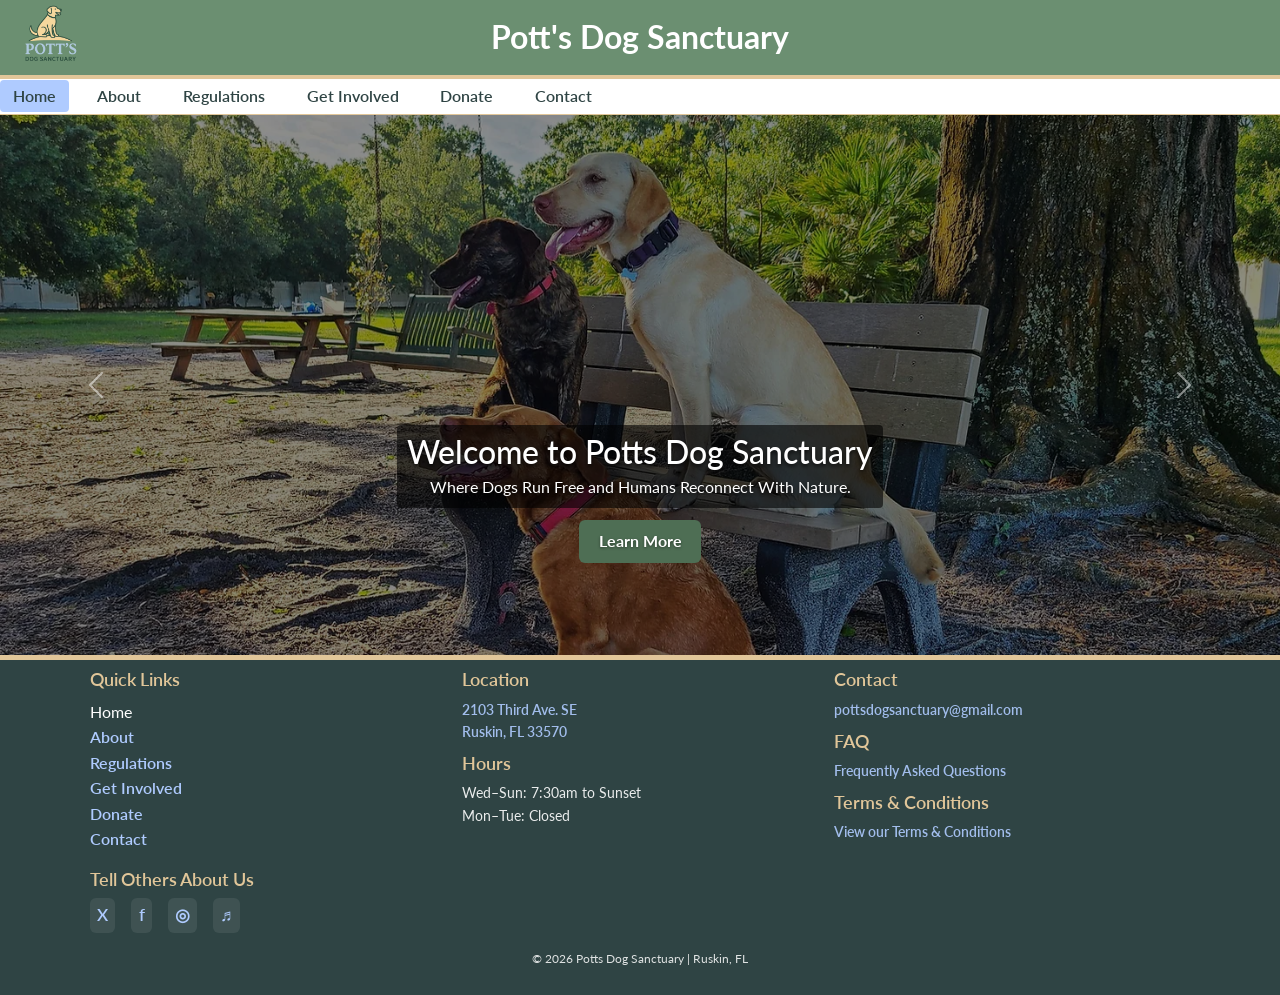
<file: index.html>
<!DOCTYPE html>
<html lang="en">
<head>
  <meta charset="UTF-8" />
  <meta name="viewport" content="width=device-width, initial-scale=1.0" />
  <meta name="description" content="Pott’s Dog Sanctuary is an off‑leash dog haven in Ruskin, FL offering safe space, community events, and support for dogs and their families.">
  <title>Pott's Dog Sanctuary</title>
  <link rel="icon" href="favicon.ico" sizes="32x32">
  <link rel="apple-touch-icon" href="favicon-192.png"> <!-- For iOS devices -->
  <link href="https://cdn.jsdelivr.net/npm/bootstrap@5.3.2/dist/css/bootstrap.min.css" rel="stylesheet"/>
  <link rel="stylesheet" href="pdp.css" />

  <!-- Google tag (gtag.js) -->
<script async src="https://www.googletagmanager.com/gtag/js?id=G-21DT7QMX97"></script>
<script>
  window.dataLayer = window.dataLayer || [];
  function gtag(){dataLayer.push(arguments);}
  gtag('js', new Date());

  gtag('config', 'G-21DT7QMX97');
</script>
</head>

<body>
    <header>
        <div class="top-divider"></div>

        <div class="header-inner">
            <div class="logo-container">
              <a href="index.html" class="site-brand">
                <img src="media-potts-website/pdp_logo.png" alt="Potts Dog Sanctuary Logo" class="site-logo" />
                <h1 class="site-title">Pott's Dog Sanctuary</h1>
              </a>
            </div>
            
            <button class="hamburger" aria-label="Open Menu">☰</button>
        </div>
        
        <nav class="main-nav">
            <ul>
                <li><a href="index.html" class="active">Home</a></li>
                <li><a href="about.html">About</a></li>
                <li><a href="regulations.html">Regulations</a></li>
                <li><a href="getinvolved.html">Get Involved</a></li>
                <li><a href="donate.html">Donate</a></li>
                <li><a href="contact.html">Contact</a></li>
            </ul>
        </nav>
    </header>

<div id="heroCarousel" class="carousel slide carousel-fade" data-bs-ride="carousel">

  <div class="carousel-inner">

    <!-- Slide 1 -->
    <div class="carousel-item active bg-slide slide-1" style="background-image: url('media-potts-website/3_dogs_at_potts.png');">
      <img src="media-potts-website/3_dogs_at_potts.png" class="d-block w-100" alt="Three dogs playing at Potts Sanctuary">
      <div class="carousel-caption bottom-center">
        <div class="caption-text">
          <h2>Welcome to Potts Dog Sanctuary</h2>
          <p>Where Dogs Run Free and Humans Reconnect With Nature.</p>
        </div>
        <a href="about.html" class="btn btn-primary">Learn More</a>
      </div>  
    </div> <!-- close slide 1 -->

    <!-- Slide 2 -->
    <div class="carousel-item bg-slide slide-2" style="background-image: url('media-potts-website/greyerbaby-dog_1920.jpg');">
      <img src="media-potts-website/greyerbaby-dog_1920.jpg" class="d-block w-100" alt="A dog at Potts">
      <div class="carousel-caption bottom-center">
        <div class="caption-text">
          <h2>Join Our Volunteer Team</h2>
          <p>View our calendar of events.</p>
        </div>
        <a href="getinvolved.html" class="btn btn-primary">Get Involved</a>
      </div>  
    </div> <!-- close slide 2 -->

    <!-- Slide 3 -->
    <div class="carousel-item bg-slide slide-3" style="background-image: url('media-potts-website/dog_run.jpg');">
      <img src="media-potts-website/dog_run.jpg" class="d-block w-100" alt="Puppy at Potts Sanctuary">
      <div class="carousel-caption bottom-center">
        <div class="caption-text">
          <h2>Support the Sanctuary</h2>
          <p>Your donations help us thrive and continue our mission.</p>  
        </div>
        <a href="donate.html" class="btn btn-primary">Donate Now</a>
      </div>  
    </div> <!-- close slide 3 -->

  </div> <!-- close carousel-inner -->

  <!-- Controls -->
  <button class="carousel-control-prev" type="button" data-bs-target="#heroCarousel" data-bs-slide="prev" aria-label="Previous slide">
    <span class="carousel-control-prev-icon" aria-hidden="true"></span>
  </button>

  <button class="carousel-control-next" type="button" data-bs-target="#heroCarousel" data-bs-slide="next" aria-label="Next slide">
    <span class="carousel-control-next-icon" aria-hidden="true"></span>
  </button>

</div> <!-- close heroCarousel -->


<footer>
  <div class="footer-inner">

    <div class="footer-column">
      <h2>Quick Links</h2>
      <ul class="footer-links">
        <li aria-current="page">Home</a></li>
        <li><a href="about.html">About</a></li>
        <li><a href="regulations.html">Regulations</a></li>
        <li><a href="getinvolved.html">Get Involved</a></li>
        <li><a href="donate.html">Donate</a></li>
        <li><a href="contact.html">Contact</a></li>
      </ul>
    </div>

    <div class="footer-column">
      <h2>Location</h2>
      <p>
        <a href="https://www.google.com/maps?q=2103+Third+Ave+SE,+Ruskin+Florida+33570" target="_blank">
          2103 Third Ave. SE<br>Ruskin, FL 33570
        </a>
      </p>

      <h2>Hours</h2>
      <p>Wed–Sun: 7:30am to Sunset<br>Mon–Tue: Closed</p>
    </div>

    <div class="footer-column">
      <h2>Contact</h2>
      <p>
        <a href="mailto:pottsdogsanctuary@gmail.com">
          pottsdogsanctuary@gmail.com
        </a>
      </p>

      <h2>FAQ</h2>
      <p><a href="faq.html">Frequently Asked Questions</a></p>

      <h2>Terms & Conditions</h2>
      <p><a href="terms.html">View our Terms & Conditions</a></p>
    </div>

    <div class="footer-column">
      <h2>Tell Others About Us</h2>
      <div class="footer-social">
        
        <!-- X (Twitter) -->
         <a href="https://twitter.com/intent/tweet?url=https://virginiamarc.com/pdp&text=Check%20out%20Potts%20Dog%20Sanctuary!"
         target="_blank" aria-label="Share on X" class="icon-x">X</a>

        <!-- Facebook -->
         <a href="https://www.facebook.com/sharer/sharer.php?u=https://virginiamarc.com/pdp"
         target="_blank" aria-label="Share on Facebook" class="icon-facebook">f</a>

        <!-- Instagram (no direct share API) -->
         <a href="https://www.instagram.com/"
         target="_blank" aria-label="Share on Instagram" class="icon-instagram">◎</a>

        <!-- TikTok (no direct share API) -->
         <a href="https://www.tiktok.com/share"
         target="_blank" aria-label="Share on TikTok" class="icon-tiktok">♬</a>
      </div>
    </div>
  </div>
  
  <p class="footer-bottom">© 2026 Potts Dog Sanctuary | Ruskin, FL</p>
</footer>

<script src="https://cdn.jsdelivr.net/npm/bootstrap@5.3.2/dist/js/bootstrap.bundle.min.js" defer></script>
<script src="pdp-global.js" defer></script>
</body>
</html>
</file>
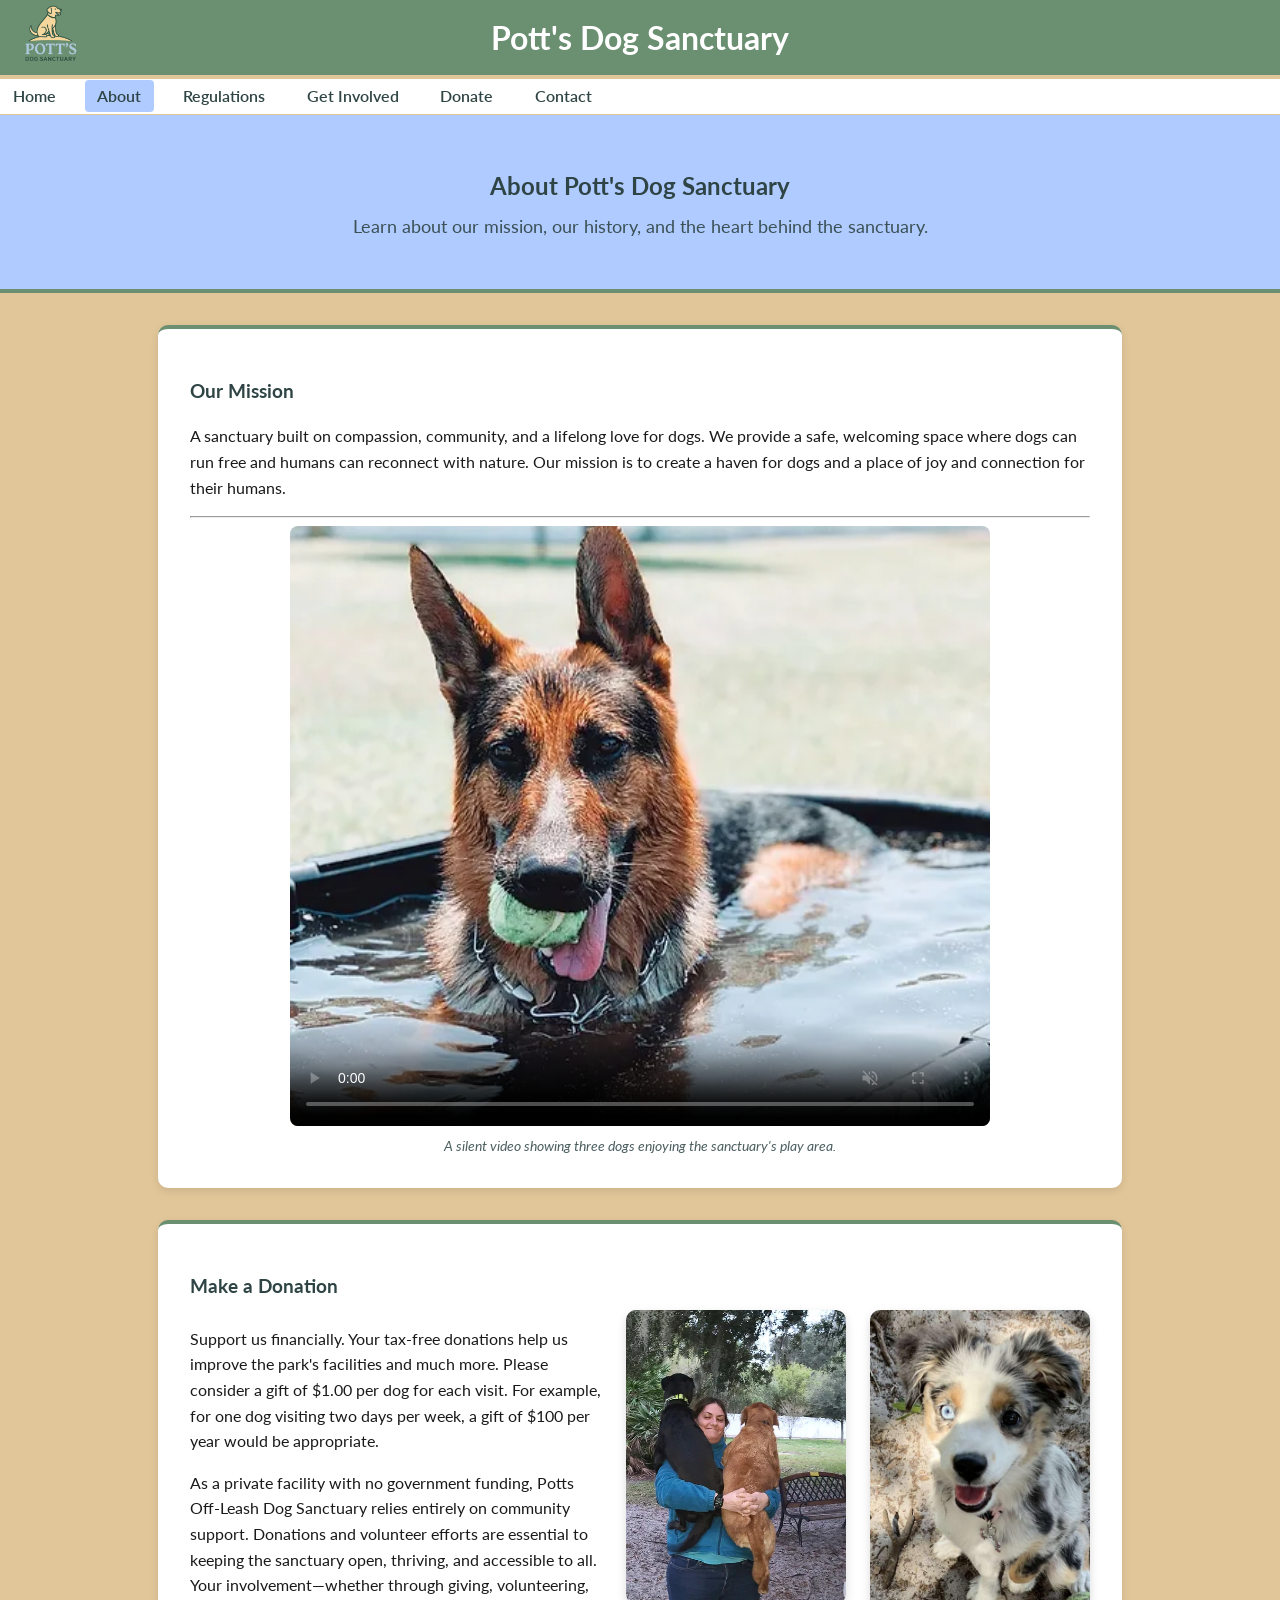
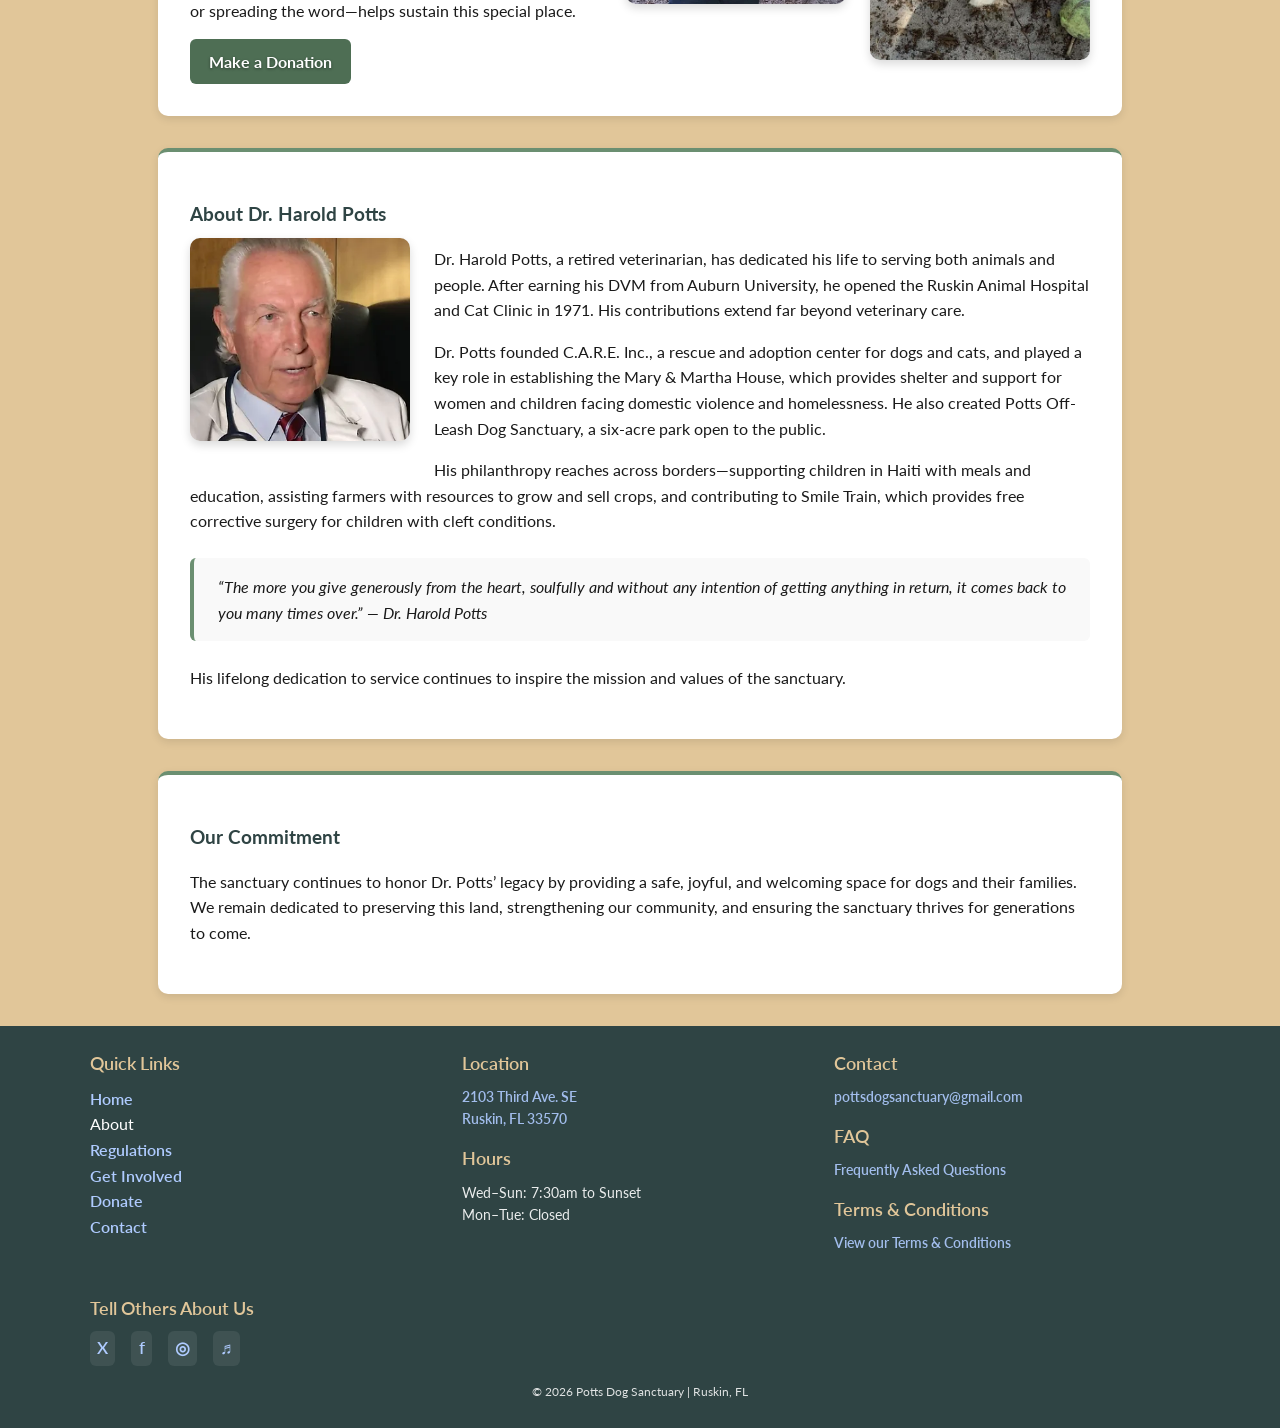
<file: about.html>
<!DOCTYPE html>
<html lang="en">
<head>
  <meta charset="UTF-8" />
  <meta name="viewport" content="width=device-width, initial-scale=1.0" />
  <meta name="description" content="Learn the mission and story behind Pott’s Dog Sanctuary, a community‑supported off‑leash dog sanctuary serving Ruskin, Florida.">
  <title>About | Pott's Dog Sanctuary</title>
  <link rel="icon" href="favicon.ico" sizes="32x32">
  <link rel="apple-touch-icon" href="favicon-192.png"> <!-- For iOS devices -->
  <link rel="stylesheet" href="pdp.css" />

  <!-- Google tag (gtag.js) -->
<script async src="https://www.googletagmanager.com/gtag/js?id=G-21DT7QMX97"></script>
<script>
  window.dataLayer = window.dataLayer || [];
  function gtag(){dataLayer.push(arguments);}
  gtag('js', new Date());

  gtag('config', 'G-21DT7QMX97');
</script>
</head>

<body>
    <header>
        <div class="top-divider"></div>

        <div class="header-inner">
          <div class="logo-container">
            <a href="index.html" class="site-brand">
              <img src="media-potts-website/pdp_logo.png" alt="Potts Dog Sanctuary Logo" class="site-logo" />
              <h1 class="site-title">Pott's Dog Sanctuary</h1>
            </a>
          </div>
            
            <button class="hamburger" aria-label="Open Menu">☰</button>
        </div>
        
        <nav class="main-nav">
            <ul>
                <li><a href="index.html">Home</a></li>
                <li><a href="about.html" class="active">About</a></li>
                <li><a href="regulations.html">Regulations</a></li>
                <li><a href="getinvolved.html">Get Involved</a></li>
                <li><a href="donate.html">Donate</a></li>
                <li><a href="contact.html">Contact</a></li>
            </ul>
        </nav>
    </header>

  <section class="page-header">
    <h2>About Pott's Dog Sanctuary</h2>
    <p class="subtitle">Learn about our mission, our history, and the heart behind the sanctuary.</p>
  </section>

  <section class="about-section">
    <h3>Our Mission</h3>
    <p class="section-intro">
      A sanctuary built on compassion, community, and a lifelong love for dogs. We provide a safe, welcoming space where dogs can run free and humans can reconnect with nature. Our mission is to create a haven for dogs and a place of joy and connection for their humans.
    </p>
    <hr class="section-divider">
    
    <figure class="mission-video-container">
      <video controls playsinline muted loop poster="media-potts-website/german_shepard.png">
        <source src="media-potts-website/video_3dogs_tub.mp4" type="video/mp4">
      </video>
      <figcaption class="video-caption">
        A silent video showing three dogs enjoying the sanctuary's play area.
      </figcaption>
    </figure>

  </section>

  <section class="about-section">
    <h3>Make a Donation</h3>

    <div class="donation-flex">
      <div class="donation-text">
        <p>
          Support us financially. Your tax-free donations help us improve the park's facilities and much more. 
          Please consider a gift of $1.00 per dog for each visit. For example, for one dog visiting two days per 
          week, a gift of $100 per year would be appropriate.
        </p>

        <p>
          As a private facility with no government funding, Potts Off-Leash Dog Sanctuary relies entirely on 
          community support. Donations and volunteer efforts are essential to keeping the sanctuary open, 
          thriving, and accessible to all. Your involvement—whether through giving, volunteering, or spreading 
          the word—helps sustain this special place.
        </p>

        <a href="donate.html" class="btn">Make a Donation</a>
      </div>

      <img src="media-potts-website/owner_2dogs.png" 
      alt="Owner with two dogs at Potts Sanctuary" 
      class="donation-image" />
      <img src="media-potts-website/pup_at_potts.png" alt="Puppy at Potts Sanctuary" class="donation-image" />
    </div>
  </section>

  <section class="about-section">
  <h3>About Dr. Harold Potts</h3>

  <img src="media-potts-website/harold_potts.png" alt="Dr. Harold Potts in a chair wearing a white doctor's coat and stethoscope around his neck" class="dr-potts-photo-left" />
  <p>
    Dr. Harold Potts, a retired veterinarian, has dedicated his life to serving both animals and people. 
    After earning his DVM from Auburn University, he opened the Ruskin Animal Hospital and Cat Clinic in 1971. 
    His contributions extend far beyond veterinary care.
  </p>

  <p>
    Dr. Potts founded C.A.R.E. Inc., a rescue and adoption center for dogs and cats, and played a key role in 
    establishing the Mary & Martha House, which provides shelter and support for women and children facing 
    domestic violence and homelessness. He also created Potts Off-Leash Dog Sanctuary, a six-acre park open 
    to the public.
  </p>

  <p>
    His philanthropy reaches across borders—supporting children in Haiti with meals and education, assisting 
    farmers with resources to grow and sell crops, and contributing to Smile Train, which provides free 
    corrective surgery for children with cleft conditions.
  </p>

  <p class="quote">
    “The more you give generously from the heart, soulfully and without any intention of getting anything 
    in return, it comes back to you many times over.” — Dr. Harold Potts
  </p>

  <p>
    His lifelong dedication to service continues to inspire the mission and values of the sanctuary.
  </p>
</section>

<section class="about-section">
  <h3>Our Commitment</h3>
  <p>
    The sanctuary continues to honor Dr. Potts’ legacy by providing a safe, joyful, and welcoming space for dogs and their families. 
    We remain dedicated to preserving this land, strengthening our community, and ensuring the sanctuary thrives for generations to come.
  </p>
</section>

<footer>
  <div class="footer-inner">

    <div class="footer-column">
      <h2>Quick Links</h2>
      <ul class="footer-links">
        <li><a href="index.html">Home</a></li>
        <li aria-current="page">About</a></li>
        <li><a href="regulations.html">Regulations</a></li>
        <li><a href="getinvolved.html">Get Involved</a></li>
        <li><a href="donate.html">Donate</a></li>
        <li><a href="contact.html">Contact</a></li>
      </ul>
    </div>

    <div class="footer-column">
      <h2>Location</h2>
      <p>
        <a href="https://www.google.com/maps?q=2103+Third+Ave+SE,+Ruskin+Florida+33570" target="_blank">
          2103 Third Ave. SE<br>Ruskin, FL 33570
        </a>
      </p>

      <h2>Hours</h2>
      <p>Wed–Sun: 7:30am to Sunset<br>Mon–Tue: Closed</p>
    </div>

    <div class="footer-column">
      <h2>Contact</h2>
      <p>
        <a href="mailto:pottsdogsanctuary@gmail.com">
          pottsdogsanctuary@gmail.com
        </a>
      </p>

      <h2>FAQ</h2>
      <p><a href="faq.html">Frequently Asked Questions</a></p>

      <h2>Terms & Conditions</h2>
      <p><a href="terms.html">View our Terms & Conditions</a></p>
    </div>

    <div class="footer-column">
      <h2>Tell Others About Us</h2>
      <div class="footer-social">
        
        <!-- X (Twitter) -->
         <a href="https://twitter.com/intent/tweet?url=https://virginiamarc.com/pdp&text=Check%20out%20Potts%20Dog%20Sanctuary!"
         target="_blank" aria-label="Share on X" class="icon-x">X</a>

        <!-- Facebook -->
         <a href="https://www.facebook.com/sharer/sharer.php?u=https://virginiamarc.com/pdp"
         target="_blank" aria-label="Share on Facebook" class="icon-facebook">f</a>

        <!-- Instagram (no direct share API) -->
         <a href="https://www.instagram.com/"
         target="_blank" aria-label="Share on Instagram" class="icon-instagram">◎</a>

        <!-- TikTok (no direct share API) -->
         <a href="https://www.tiktok.com/share"
         target="_blank" aria-label="Share on TikTok" class="icon-tiktok">♬</a>
      </div>
    </div>
  </div>
  
  <p class="footer-bottom">© 2026 Potts Dog Sanctuary | Ruskin, FL</p>
</footer>

<script src="pdp-global.js" defer></script>
</body>
</html>
</file>
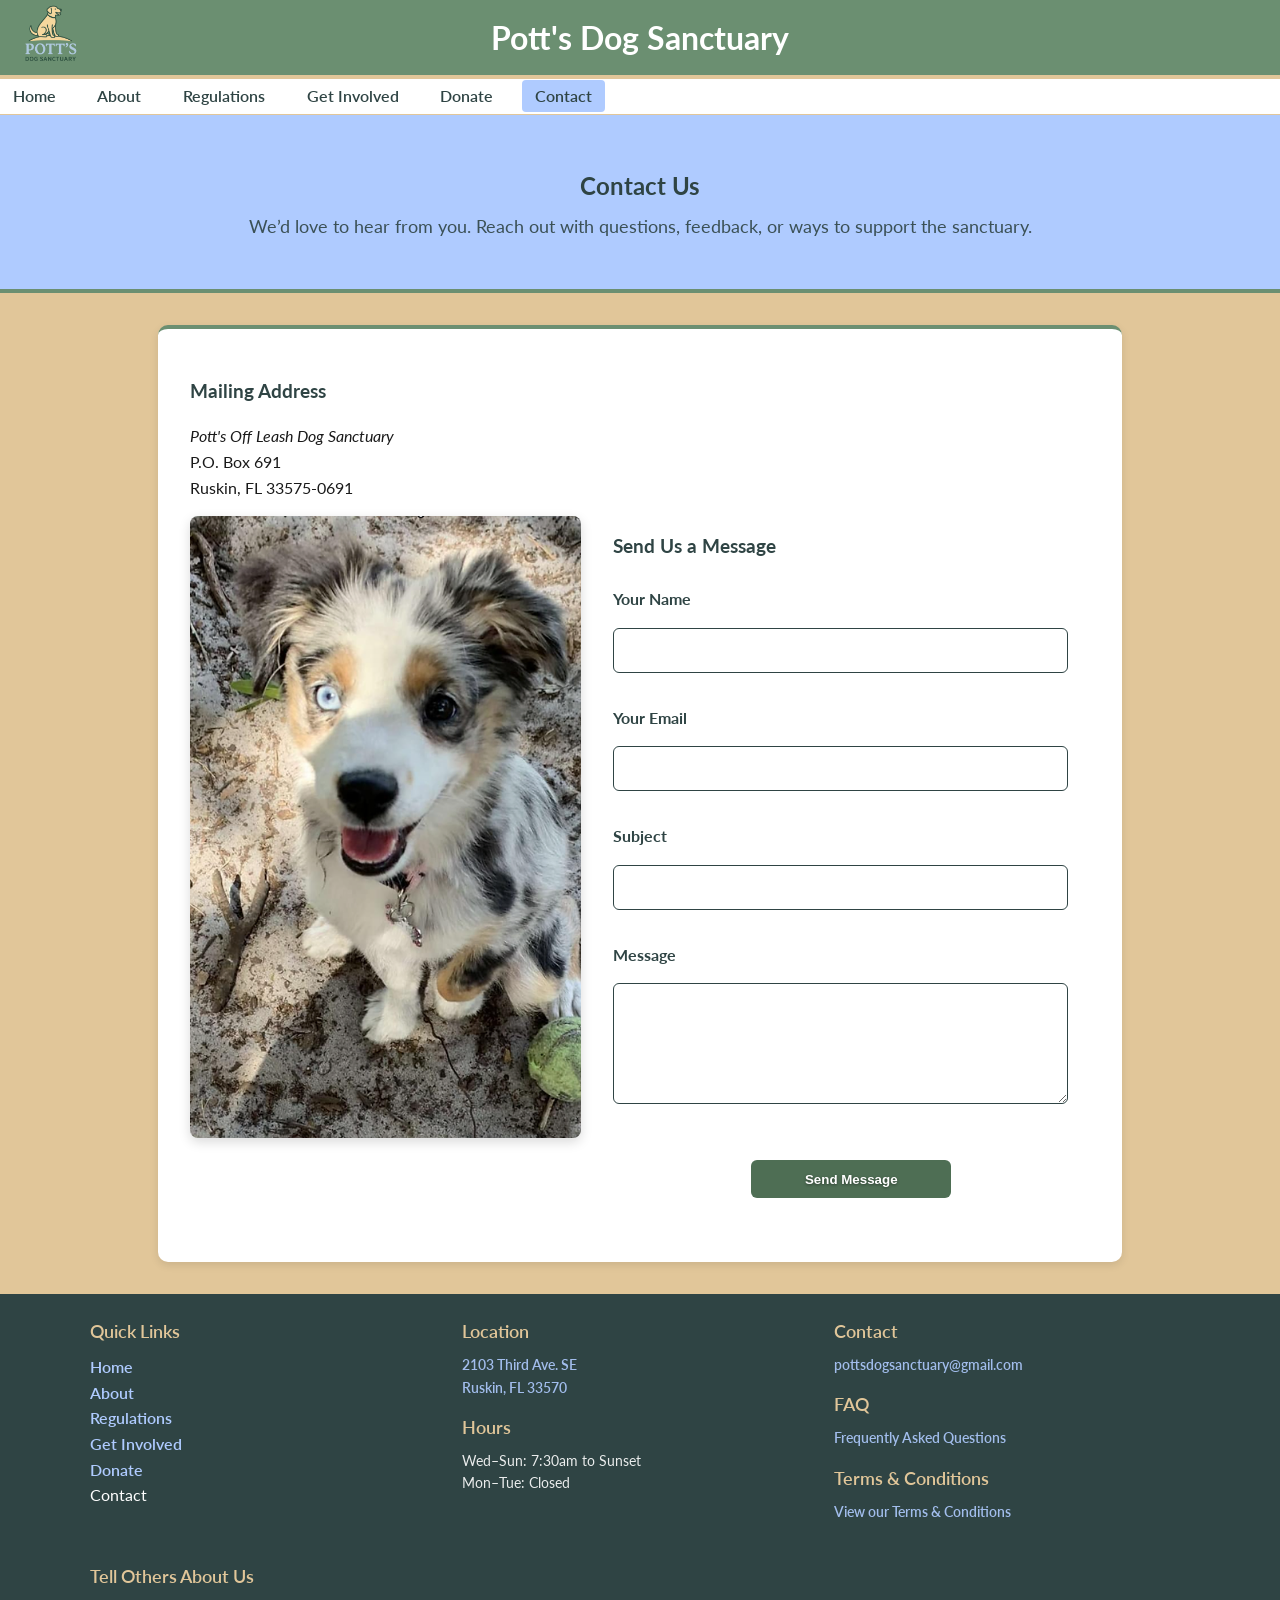
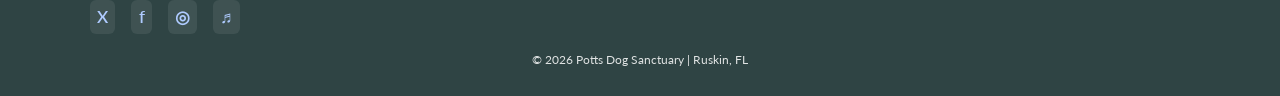
<file: contact.html>
<!DOCTYPE html>
<html lang="en">
<head>
  <meta charset="UTF-8" />
  <meta name="viewport" content="width=device-width, initial-scale=1.0" />
  <meta name="description" content="Get in touch with Pott’s Dog Sanctuary in Ruskin, FL. Ask questions, request information, or learn how to support our off‑leash dog sanctuary.">
  <title>Contact Us | Pott's Dog Sanctuary</title>
  <link rel="icon" href="favicon.ico" sizes="32x32">
  <link rel="apple-touch-icon" href="favicon-192.png"> <!-- For iOS devices -->
  <link rel="stylesheet" href="pdp.css" />

 <!-- Google tag (gtag.js) -->
<script async src="https://www.googletagmanager.com/gtag/js?id=G-21DT7QMX97"></script>
<script>
  window.dataLayer = window.dataLayer || [];
  function gtag(){dataLayer.push(arguments);}
  gtag('js', new Date());

  gtag('config', 'G-21DT7QMX97');
</script>
</head>

<body>
    <header>
        <div class="top-divider"></div>

        <div class="header-inner">
            <div class="logo-container">
              <a href="index.html" class="site-brand">
                <img src="media-potts-website/pdp_logo.png" alt="Potts Dog Sanctuary Logo" class="site-logo" />
                <h1 class="site-title">Pott's Dog Sanctuary</h1>
              </a>
            </div>
            
            <button class="hamburger" aria-label="Open Menu">☰</button>
        </div>
        
        <nav class="main-nav">
            <ul>
                <li><a href="index.html">Home</a></li>
                <li><a href="about.html">About</a></li>
                <li><a href="regulations.html">Regulations</a></li>
                <li><a href="getinvolved.html">Get Involved</a></li>
                <li><a href="donate.html">Donate</a></li>
                <li><a href="contact.html" class="active">Contact</a></li>
            </ul>
        </nav>
    </header>

    <section class="page-header">
      <h2>Contact Us</h2>
      <p class="subtitle">We’d love to hear from you. Reach out with questions, feedback, or ways to support the sanctuary.</p>
    </section>
  
<section class="contact-section">


  <div class="contact-info">
    <h3>Mailing Address</h3>
    <p>
      <em>Pott's Off Leash Dog Sanctuary</em><br>
      P.O. Box 691<br>
      Ruskin, FL 33575-0691<br>
    </p>
  </div>

  <div class="contact-layout">

    <div class="contact-image">
      <img src="media-potts-website/pup_at_potts.png" alt="Puppy at Potts Dog Sanctuary">
    </div>

    <div class="contact-form-wrapper">
      <h3>Send Us a Message</h3>
      <form class="contact-form" action="#" method="post">
        <label for="name">Your Name</label>
        <input type="text" id="name" name="name" required />

        <label for="email">Your Email</label>
        <input type="email" id="email" name="email" required />

        <label for="subject">Subject</label>
        <input type="text" id="subject" name="subject" required />

        <label for="message">Message</label>
        <textarea id="message" name="message" rows="5" required></textarea>

        <button type="submit" class="btn">Send Message</button>
      </form>
    </div>
</section>


  <footer>
  <div class="footer-inner">

    <div class="footer-column">
      <h2>Quick Links</h2>
      <ul class="footer-links">
        <li><a href="index.html">Home</a></li>
        <li><a href="about.html">About</a></li>
        <li><a href="regulations.html">Regulations</a></li>
        <li><a href="getinvolved.html">Get Involved</a></li>
        <li><a href="donate.html">Donate</a></li>
        <li aria-current="page">Contact</a></li>
      </ul>
    </div>

    <div class="footer-column">
      <h2>Location</h2>
      <p>
        <a href="https://www.google.com/maps?q=2103+Third+Ave+SE,+Ruskin+Florida+33570" target="_blank">
          2103 Third Ave. SE<br>Ruskin, FL 33570
        </a>
      </p>

      <h2>Hours</h2>
      <p>Wed–Sun: 7:30am to Sunset<br>Mon–Tue: Closed</p>
    </div>

    <div class="footer-column">
      <h2>Contact</h2>
      <p>
        <a href="mailto:pottsdogsanctuary@gmail.com">
          pottsdogsanctuary@gmail.com
        </a>
      </p>

      <h2>FAQ</h2>
      <p><a href="faq.html">Frequently Asked Questions</a></p>

      <h2>Terms & Conditions</h2>
      <p><a href="terms.html">View our Terms & Conditions</a></p>
    </div>

    <div class="footer-column">
      <h2>Tell Others About Us</h2>
      <div class="footer-social">
        
        <!-- X (Twitter) -->
         <a href="https://twitter.com/intent/tweet?url=https://virginiamarc.com/pdp&text=Check%20out%20Potts%20Dog%20Sanctuary!"
         target="_blank" aria-label="Share on X" class="icon-x">X</a>

        <!-- Facebook -->
         <a href="https://www.facebook.com/sharer/sharer.php?u=https://virginiamarc.com/pdp"
         target="_blank" aria-label="Share on Facebook" class="icon-facebook">f</a>

        <!-- Instagram (no direct share API) -->
         <a href="https://www.instagram.com/"
         target="_blank" aria-label="Share on Instagram" class="icon-instagram">◎</a>

        <!-- TikTok (no direct share API) -->
         <a href="https://www.tiktok.com/share"
         target="_blank" aria-label="Share on TikTok" class="icon-tiktok">♬</a>
      </div>
    </div>
  </div>
  
  <p class="footer-bottom">© 2026 Potts Dog Sanctuary | Ruskin, FL</p>
</footer>

<script src="pdp-global.js" defer></script>
</body>
</html>
</file>
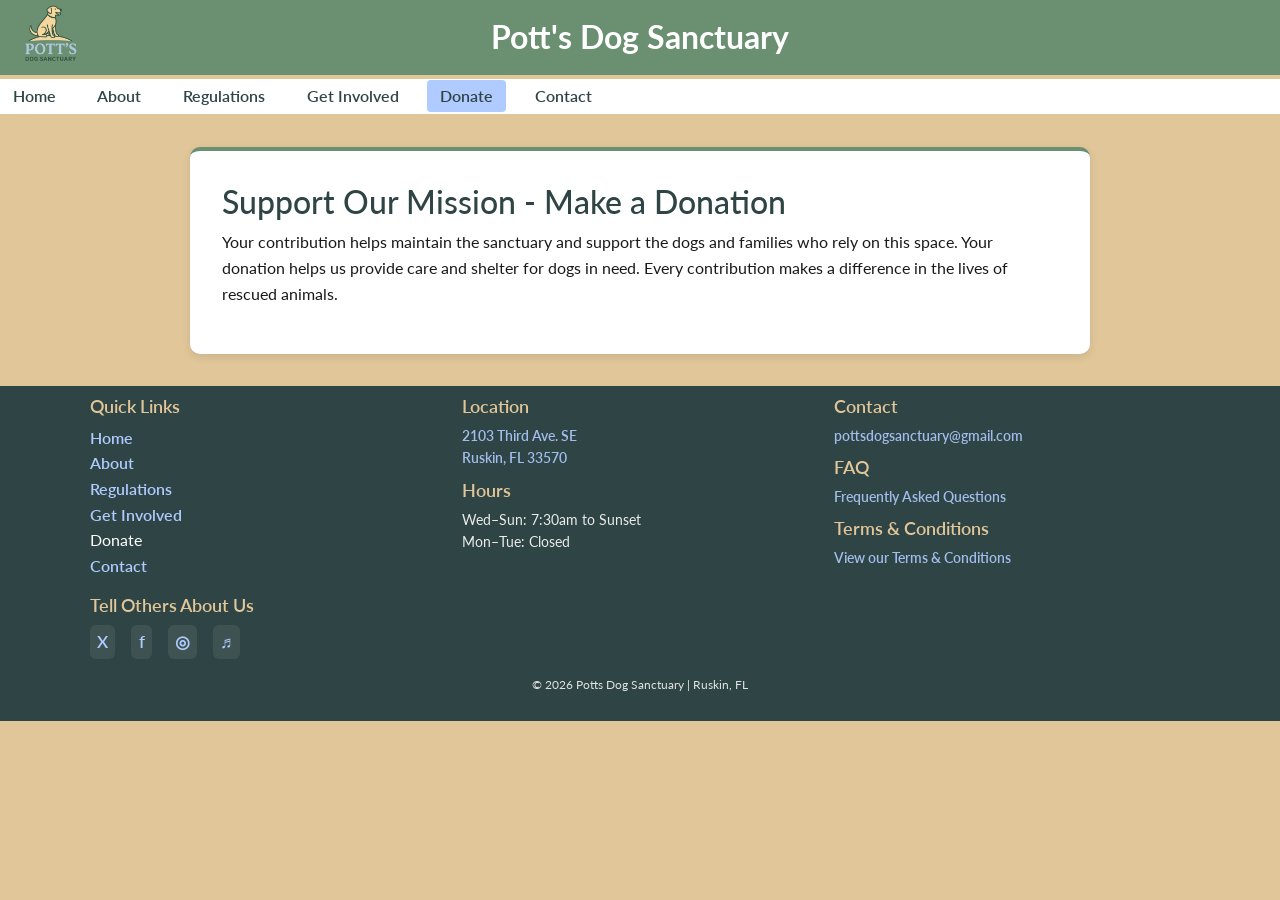
<file: donate.html>
<!DOCTYPE html>
<html lang="en">
<head>
  <meta charset="UTF-8" />
  <meta name="viewport" content="width=device-width, initial-scale=1.0" />
  <meta name="description" content="Support Pott’s Dog Sanctuary with a donation. Your contribution helps provide care, safety, and enrichment for dogs in our Ruskin, FL community.">
  <title>Pott's Dog Sanctuary</title>
  <link rel="icon" href="favicon.ico" sizes="32x32">
  <link rel="apple-touch-icon" href="favicon-192.png"> <!-- For iOS devices -->
  <link href="https://cdn.jsdelivr.net/npm/bootstrap@5.3.2/dist/css/bootstrap.min.css" rel="stylesheet"/>
  <link rel="stylesheet" href="pdp.css" />

  <!-- Google tag (gtag.js) -->
<script async src="https://www.googletagmanager.com/gtag/js?id=G-21DT7QMX97"></script>
<script>
  window.dataLayer = window.dataLayer || [];
  function gtag(){dataLayer.push(arguments);}
  gtag('js', new Date());

  gtag('config', 'G-21DT7QMX97');
</script>
</head>

<body>
    <header>
        <div class="top-divider"></div>

        <div class="header-inner">
            <div class="logo-container">
                <a href="index.html" class="site-brand">
                    <img src="media-potts-website/pdp_logo.png" alt="Potts Dog Sanctuary Logo" class="site-logo" />
                    <h1 class="site-title">Pott's Dog Sanctuary</h1>
                </a>
            </div>
            
            <button class="hamburger" aria-label="Open Menu">☰</button>
        </div>
        
        <nav class="main-nav">
            <ul>
                <li><a href="index.html">Home</a></li>
                <li><a href="about.html">About</a></li>
                <li><a href="regulations.html">Regulations</a></li>
                <li><a href="getinvolved.html">Get Involved</a></li>
                <li><a href="donate.html" class="active">Donate</a></li>
                <li><a href="contact.html">Contact</a></li>
            </ul>
        </nav>
    </header>

<section class="about-section">
  <h2>Support Our Mission - Make a Donation</h2>
  <p>Your contribution helps maintain the sanctuary and support the dogs and families who rely on this space. Your donation helps us provide care and shelter for dogs in need. Every contribution makes a difference in the lives of rescued animals.</p>

 <script type="module" src="https://donorbox.org/widgets.js" async></script>
 
 <div class="donation-wrapper">
    <dbox-widget
        campaign="pott-s-dog-sanctuary-support-our-mission" 
        type="donation_form" 
        enable-auto-scroll="true">
    </dbox-widget>
 </div>
</section>

<footer>
  <div class="footer-inner">

    <div class="footer-column">
      <h2>Quick Links</h2>
      <ul class="footer-links">
        <li><a href="index.html">Home</a></li>
        <li><a href="about.html">About</a></li>
        <li><a href="regulations.html">Regulations</a></li>
        <li><a href="getinvolved.html">Get Involved</a></li>
        <li aria-current="page">Donate</a></li>
        <li><a href="contact.html">Contact</a></li>
      </ul>
    </div>

    <div class="footer-column">
      <h2>Location</h2>
      <p>
        <a href="https://www.google.com/maps?q=2103+Third+Ave+SE,+Ruskin+Florida+33570" target="_blank">
          2103 Third Ave. SE<br>Ruskin, FL 33570
        </a>
      </p>

      <h2>Hours</h2>
      <p>Wed–Sun: 7:30am to Sunset<br>Mon–Tue: Closed</p>
    </div>

    <div class="footer-column">
      <h2>Contact</h2>
      <p>
        <a href="mailto:pottsdogsanctuary@gmail.com">
          pottsdogsanctuary@gmail.com
        </a>
      </p>

      <h2>FAQ</h2>
      <p><a href="faq.html">Frequently Asked Questions</a></p>

      <h2>Terms & Conditions</h2>
      <p><a href="terms.html">View our Terms & Conditions</a></p>
    </div>

    <div class="footer-column">
      <h2>Tell Others About Us</h2>
      <div class="footer-social">
        
        <!-- X (Twitter) -->
         <a href="https://twitter.com/intent/tweet?url=https://virginiamarc.com/pdp&text=Check%20out%20Potts%20Dog%20Sanctuary!"
         target="_blank" aria-label="Share on X" class="icon-x">X</a>

        <!-- Facebook -->
         <a href="https://www.facebook.com/sharer/sharer.php?u=https://virginiamarc.com/pdp"
         target="_blank" aria-label="Share on Facebook" class="icon-facebook">f</a>

        <!-- Instagram (no direct share API) -->
         <a href="https://www.instagram.com/"
         target="_blank" aria-label="Share on Instagram" class="icon-instagram">◎</a>

        <!-- TikTok (no direct share API) -->
         <a href="https://www.tiktok.com/share"
         target="_blank" aria-label="Share on TikTok" class="icon-tiktok">♬</a>
      </div>
    </div>
  </div>
  
  <p class="footer-bottom">© 2026 Potts Dog Sanctuary | Ruskin, FL</p>
</footer>

<script src="pdp-global.js" defer></script>
</body>
</html>
</file>
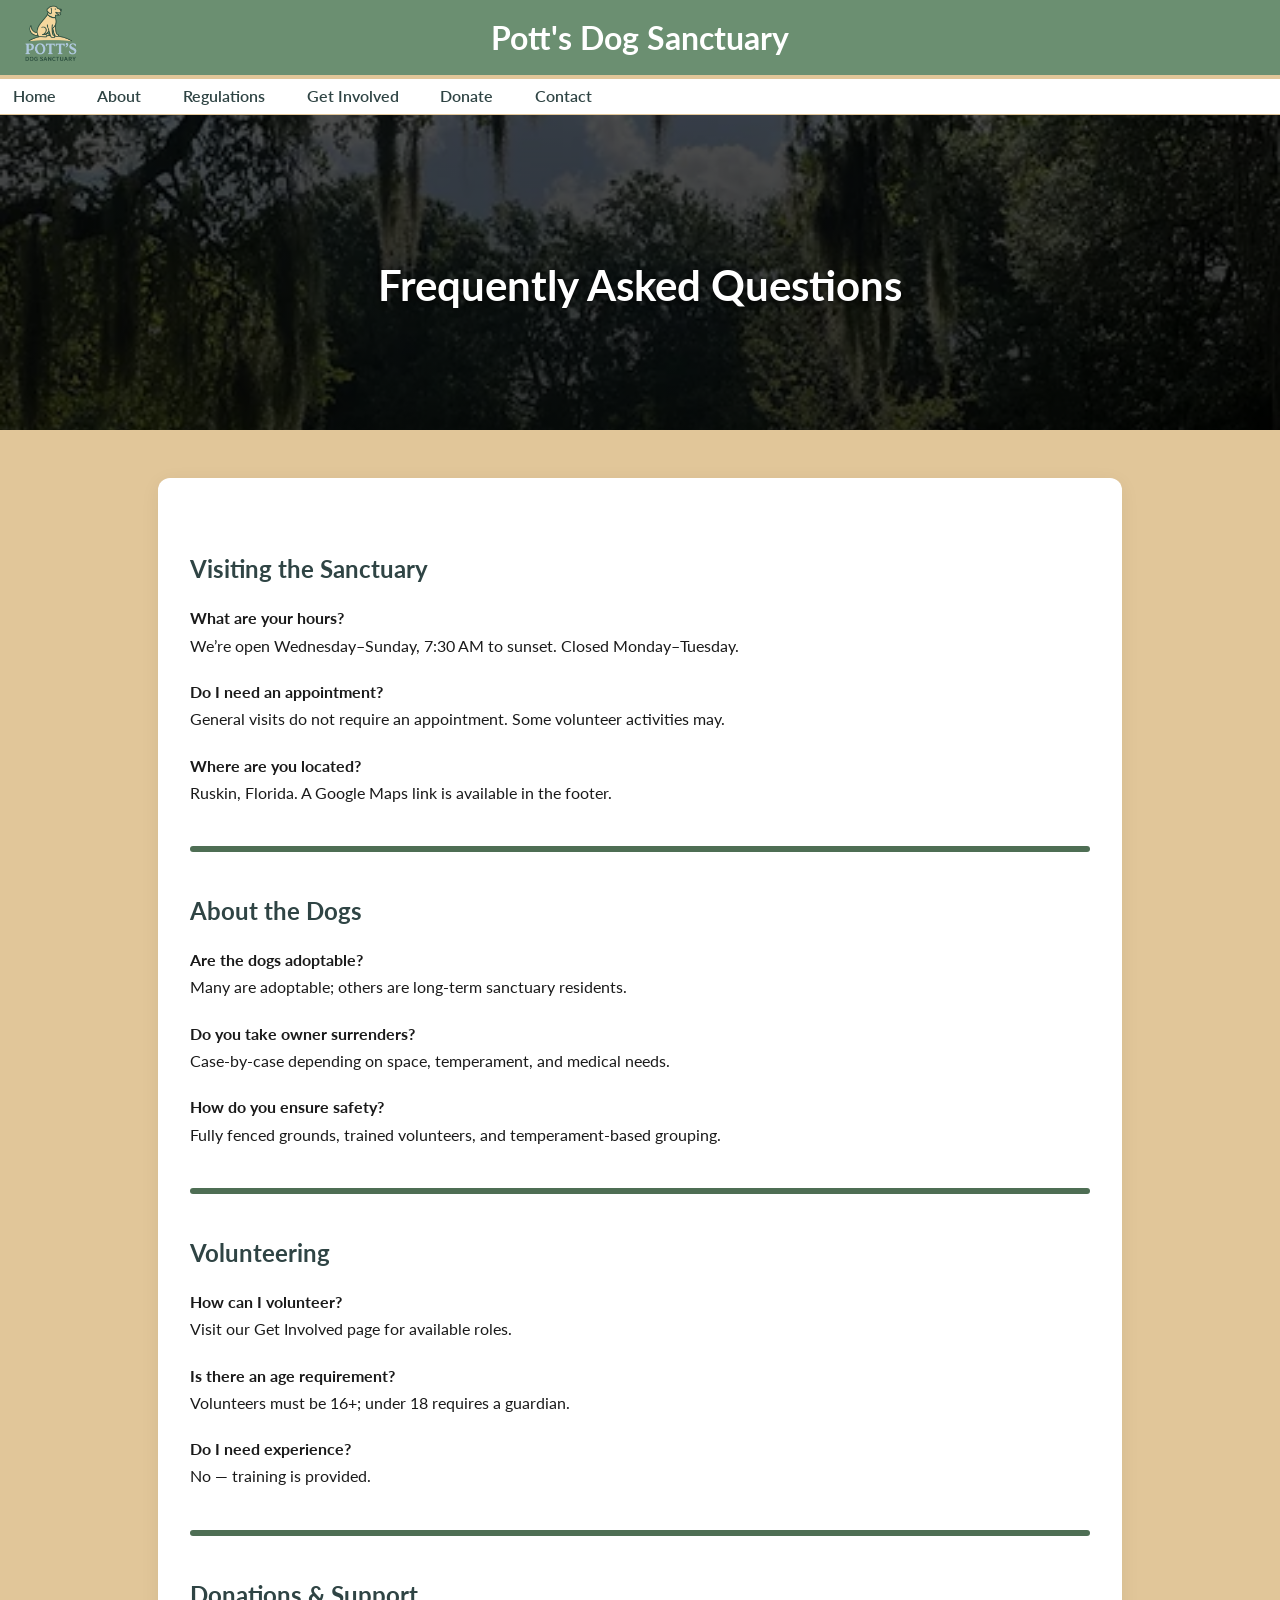
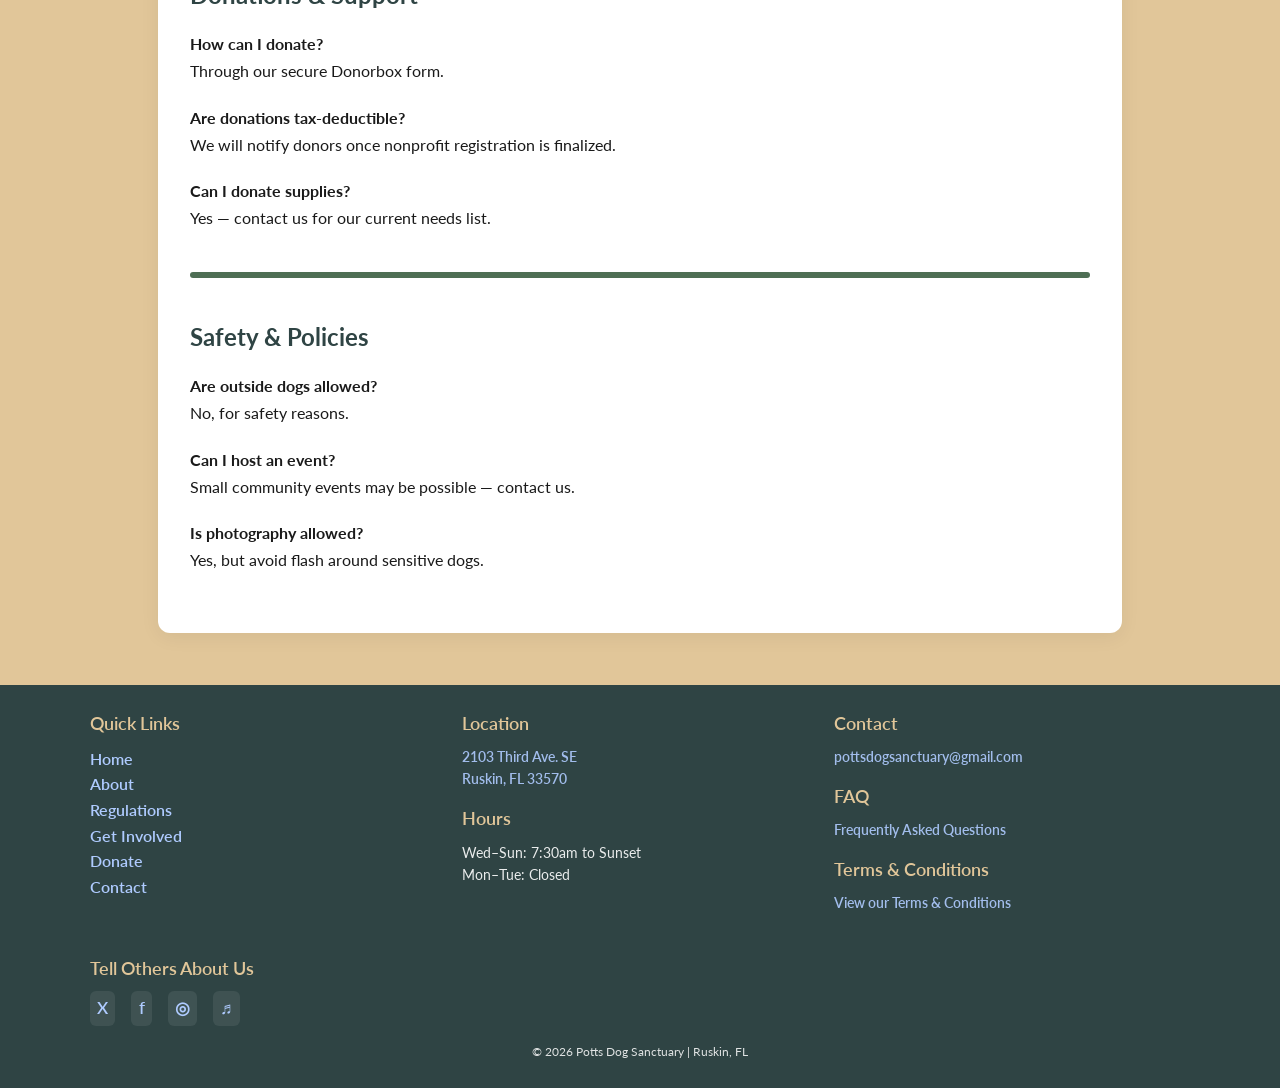
<file: faq.html>
<!DOCTYPE html>
<html lang="en">
<head>
  <meta charset="UTF-8">
  <meta name="viewport" content="width=device-width, initial-scale=1.0">
  <meta name="description" content="Find answers to common questions about Pott’s Dog Sanctuary, including visiting guidelines, volunteering, donations, and park policies for dogs and guests.">
  <title>FAQ | Pott's Dog Sanctuary</title>
  <link rel="icon" href="favicon.ico" sizes="32x32">
  <link rel="apple-touch-icon" href="favicon-192.png"> <!-- For iOS devices -->
  <link rel="stylesheet" href="pdp.css">

   <!-- Google tag (gtag.js) -->
<script async src="https://www.googletagmanager.com/gtag/js?id=G-21DT7QMX97"></script>
<script>
  window.dataLayer = window.dataLayer || [];
  function gtag(){dataLayer.push(arguments);}
  gtag('js', new Date());

  gtag('config', 'G-21DT7QMX97');
</script>
</head>

<body>
    <header>
        <div class="top-divider"></div>

        <div class="header-inner">
            <div class="logo-container">
                <a href="index.html" class="site-brand">
                    <img src="media-potts-website/pdp_logo.png" alt="Potts Dog Sanctuary Logo" class="site-logo" />
                    <h1 class="site-title">Pott's Dog Sanctuary</h1>
                </a>
            </div>
            
            <button class="hamburger" aria-label="Open Menu">☰</button>
        </div>
        
        <nav class="main-nav">
            <ul>
                <li><a href="index.html">Home</a></li>
                <li><a href="about.html">About</a></li>
                <li><a href="regulations.html">Regulations</a></li>
                <li><a href="getinvolved.html">Get Involved</a></li>
                <li><a href="donate.html">Donate</a></li>
                <li><a href="contact.html">Contact</a></li>
            </ul>
        </nav>
    </header>

  <!-- HERO -->
  <section class="hero small-hero">
    <div class="hero-overlay"></div>
    <h1>Frequently Asked Questions</h1>
  </section>

  <!-- MAIN CONTENT -->
  <main class="content-outer">
    <div class="content-container">
        <section>
            <h2>Visiting the Sanctuary</h2>
            <p><strong>What are your hours?</strong><br>
            We’re open Wednesday–Sunday, 7:30 AM to sunset. Closed Monday–Tuesday.</p>

            <p><strong>Do I need an appointment?</strong><br>
            General visits do not require an appointment. Some volunteer activities may.</p>

            <p><strong>Where are you located?</strong><br>
            Ruskin, Florida. A Google Maps link is available in the footer.</p>
        </section>

        <div class="accent-bar"></div>

        <section>
            <h2>About the Dogs</h2>
            <p><strong>Are the dogs adoptable?</strong><br>
            Many are adoptable; others are long‑term sanctuary residents.</p>

            <p><strong>Do you take owner surrenders?</strong><br>
            Case‑by‑case depending on space, temperament, and medical needs.</p>

            <p><strong>How do you ensure safety?</strong><br>
            Fully fenced grounds, trained volunteers, and temperament‑based grouping.</p>
        </section>

        <div class="accent-bar"></div>

        <section>
            <h2>Volunteering</h2>
            <p><strong>How can I volunteer?</strong><br>
            Visit our Get Involved page for available roles.</p>

            <p><strong>Is there an age requirement?</strong><br>
            Volunteers must be 16+; under 18 requires a guardian.</p>

            <p><strong>Do I need experience?</strong><br>
            No — training is provided.</p>
        </section>

        <div class="accent-bar"></div>

        <section>
            <h2>Donations & Support</h2>
            <p><strong>How can I donate?</strong><br>
            Through our secure Donorbox form.</p>

            <p><strong>Are donations tax‑deductible?</strong><br>
            We will notify donors once nonprofit registration is finalized.</p>

            <p><strong>Can I donate supplies?</strong><br>
            Yes — contact us for our current needs list.</p>
        </section>

        <div class="accent-bar"></div>

        <section>
            <h2>Safety & Policies</h2>
            <p><strong>Are outside dogs allowed?</strong><br>
            No, for safety reasons.</p>

            <p><strong>Can I host an event?</strong><br>
            Small community events may be possible — contact us.</p>

            <p><strong>Is photography allowed?</strong><br>
            Yes, but avoid flash around sensitive dogs.</p>
        </section>
    </div>
  </main>


<footer>
  <div class="footer-inner">

    <div class="footer-column">
      <h2>Quick Links</h2>
      <ul class="footer-links">
        <li><a href="index.html">Home</a></li>
        <li><a href="about.html">About</a></li>
        <li><a href="regulations.html">Regulations</a></li>
        <li><a href="getinvolved.html">Get Involved</a></li>
        <li><a href="donate.html">Donate</a></li>
        <li><a href="contact.html">Contact</a></li>
      </ul>
    </div>

    <div class="footer-column">
      <h2>Location</h2>
      <p>
        <a href="https://www.google.com/maps?q=2103+Third+Ave+SE,+Ruskin+Florida+33570" target="_blank">
          2103 Third Ave. SE<br>Ruskin, FL 33570
        </a>
      </p>

      <h2>Hours</h2>
      <p>Wed–Sun: 7:30am to Sunset<br>Mon–Tue: Closed</p>
    </div>

    <div class="footer-column">
      <h2>Contact</h2>
      <p>
        <a href="mailto:pottsdogsanctuary@gmail.com">
          pottsdogsanctuary@gmail.com
        </a>
      </p>

      <h2>FAQ</h2>
      <p><a href="faq.html" aria-current="page">Frequently Asked Questions</a></p>

      <h2>Terms & Conditions</h2>
      <p><a href="terms.html">View our Terms & Conditions</a></p>
    </div>

    <div class="footer-column">
      <h2>Tell Others About Us</h2>
      <div class="footer-social">
        
        <!-- X (Twitter) -->
         <a href="https://twitter.com/intent/tweet?url=https://virginiamarc.com/pdp&text=Check%20out%20Potts%20Dog%20Sanctuary!"
         target="_blank" aria-label="Share on X" class="icon-x">X</a>

        <!-- Facebook -->
         <a href="https://www.facebook.com/sharer/sharer.php?u=https://virginiamarc.com/pdp"
         target="_blank" aria-label="Share on Facebook" class="icon-facebook">f</a>

        <!-- Instagram (no direct share API) -->
         <a href="https://www.instagram.com/"
         target="_blank" aria-label="Share on Instagram" class="icon-instagram">◎</a>

        <!-- TikTok (no direct share API) -->
         <a href="https://www.tiktok.com/share"
         target="_blank" aria-label="Share on TikTok" class="icon-tiktok">♬</a>
      </div>
    </div>
  </div>
  
  <p class="footer-bottom">© 2026 Potts Dog Sanctuary | Ruskin, FL</p>
</footer>

<script src="pdp-global.js" defer></script>
</body>
</html>
</file>
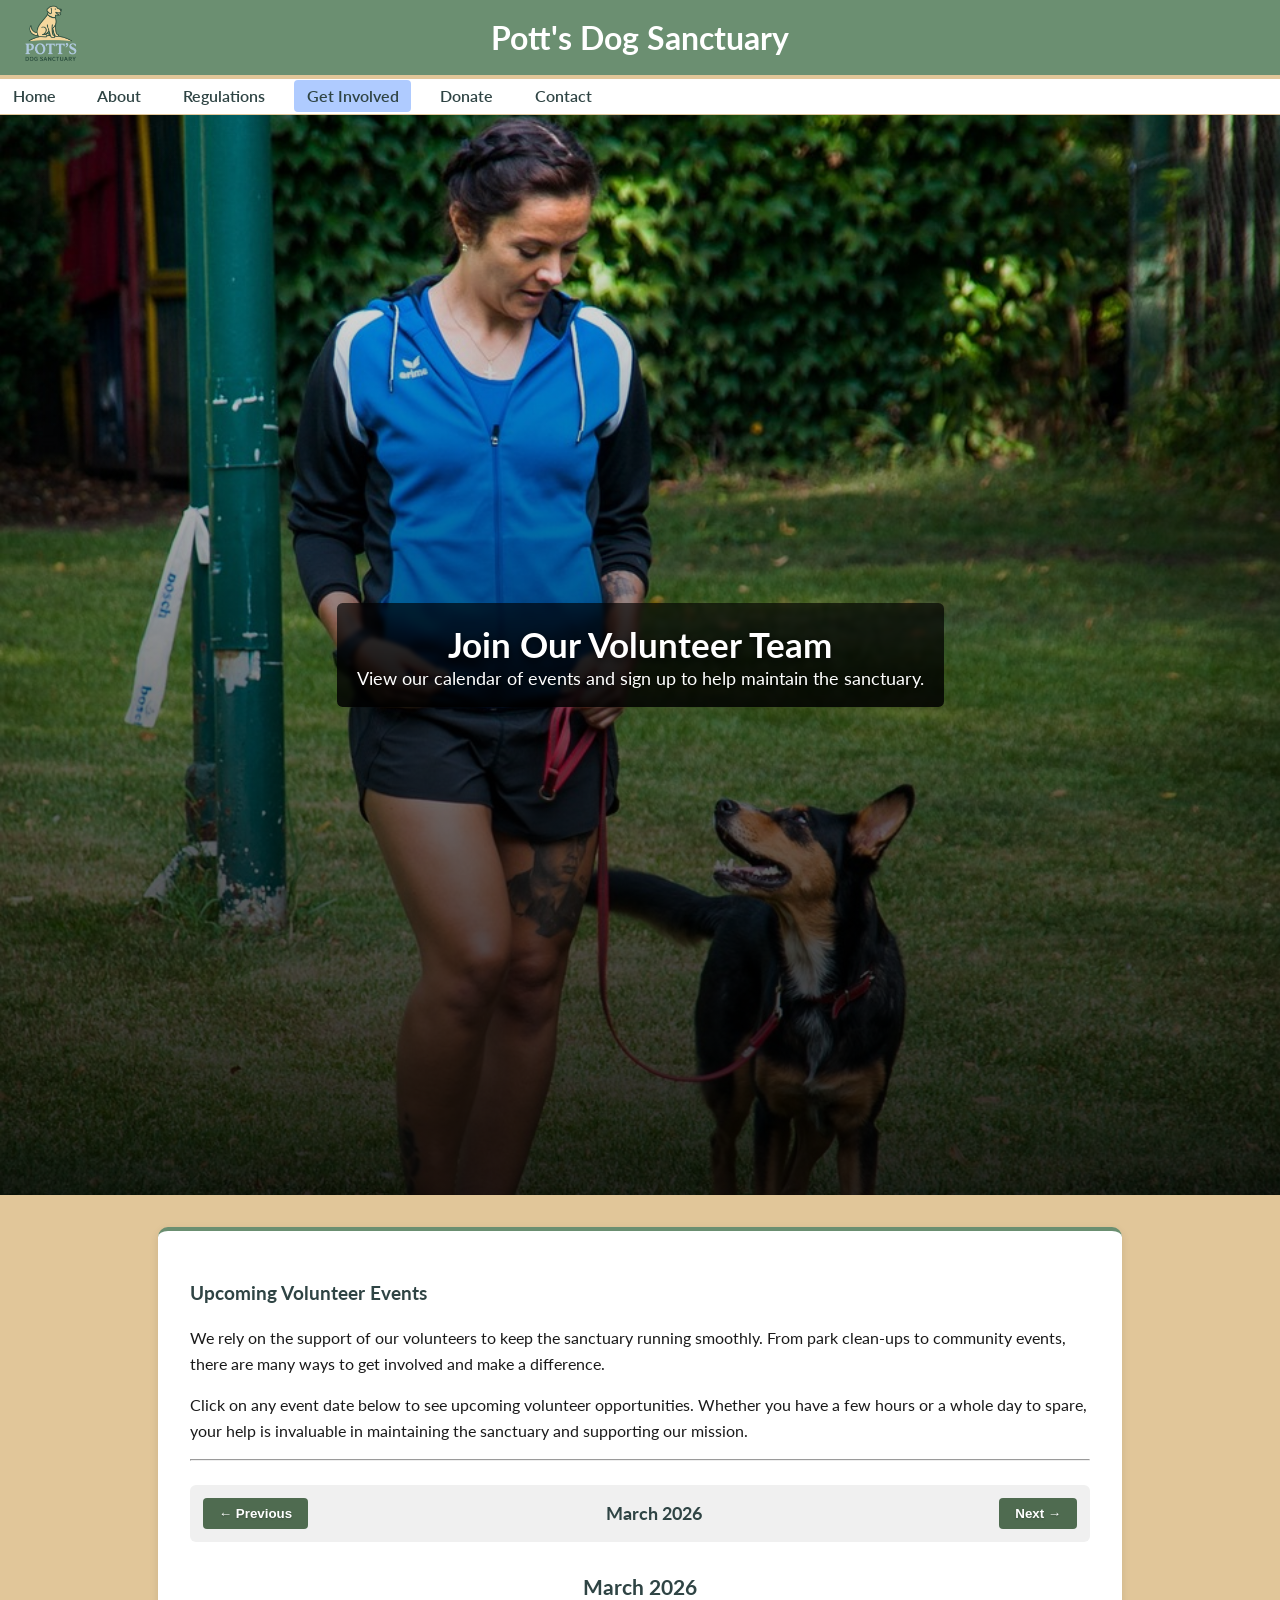
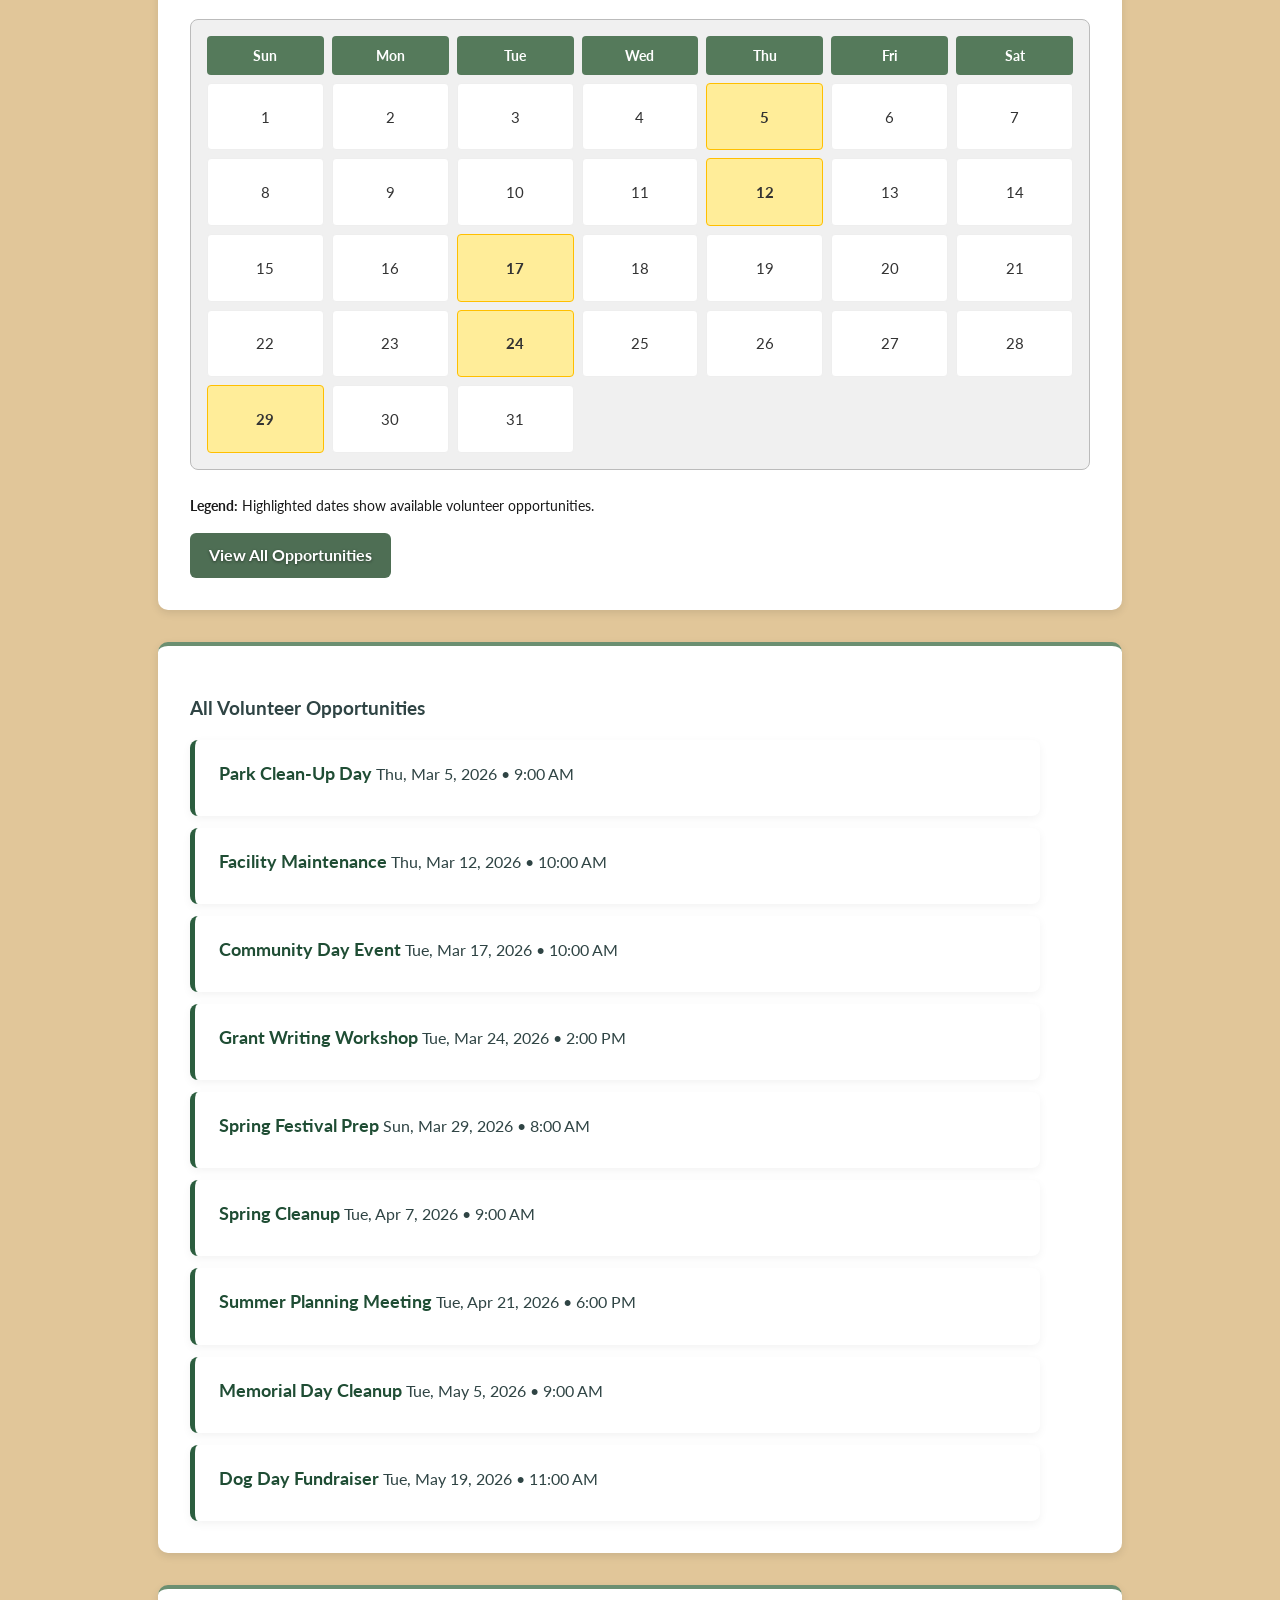
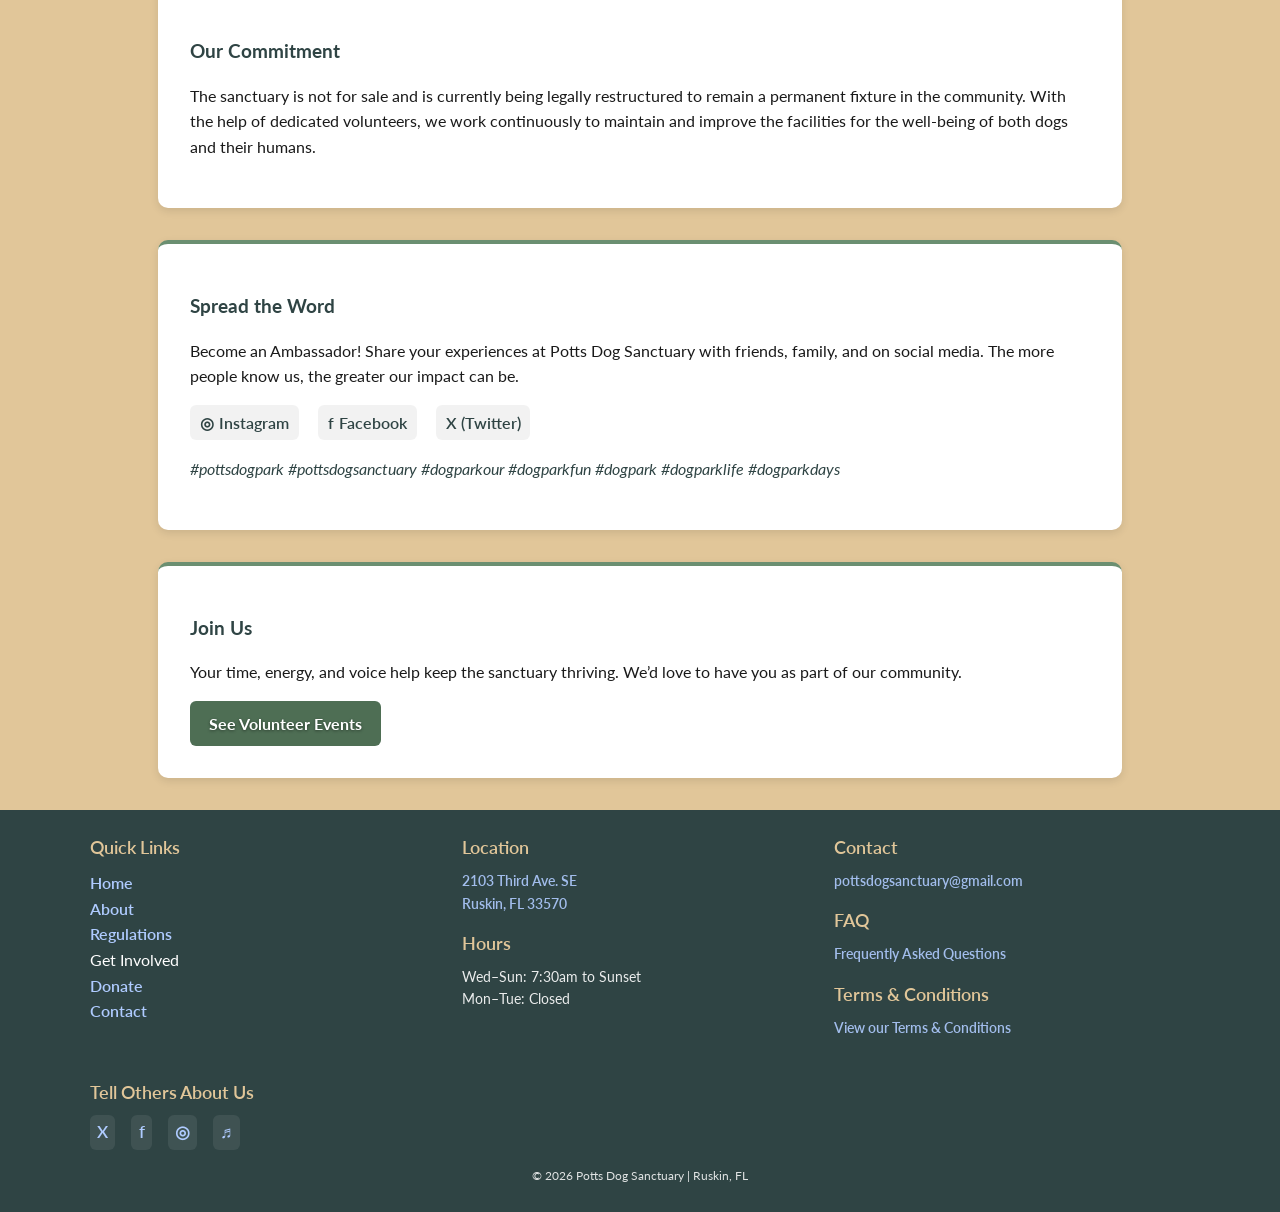
<file: getinvolved.html>
<!DOCTYPE html>
<html lang="en">
<head>
  <meta charset="UTF-8" />
  <meta name="viewport" content="width=device-width, initial-scale=1.0" />
  <meta name="description" content="Explore volunteer opportunities, events, and ways to support Pott’s Dog Sanctuary and help strengthen our Ruskin, FL dog‑loving community.">
  <title>Get Involved | Pott's Dog Sanctuary</title>
  <link rel="icon" href="favicon.ico" sizes="32x32">
  <link rel="apple-touch-icon" href="favicon-192.png"> <!-- For iOS devices -->
  <link rel="stylesheet" href="pdp.css" />

  <!-- Google tag (gtag.js) -->
<script async src="https://www.googletagmanager.com/gtag/js?id=G-21DT7QMX97"></script>
<script>
  window.dataLayer = window.dataLayer || [];
  function gtag(){dataLayer.push(arguments);}
  gtag('js', new Date());

  gtag('config', 'G-21DT7QMX97');
</script>
</head>

<body>
    <header>

        <div class="header-inner">
            <div class="logo-container">
              <a href="index.html" class="site-brand">
                <img src="media-potts-website/pdp_logo.png" alt="Potts Dog Sanctuary Logo" class="site-logo" />
                <h1 class="site-title">Pott's Dog Sanctuary</h1>
              </a>
            </div>
            
            <button class="hamburger" aria-label="Open Menu">☰</button>
        </div>
        
        <nav class="main-nav">
            <ul>
                <li><a href="index.html">Home</a></li>
                <li><a href="about.html">About</a></li>
                <li><a href="regulations.html">Regulations</a></li>
                <li><a href="getinvolved.html" class="active">Get Involved</a></li>
                <li><a href="donate.html">Donate</a></li>
                <li><a href="contact.html">Contact</a></li>
            </ul>
        </nav>
    </header>

  <section class="hero-section volunteer-hero" aria-label="Volunteer at Pott's Dog Sanctuary">
    <div class="hero-overlay"></div>

    <div class="hero-text">
      <div class="hero-text-box">
        <h2>Join Our Volunteer Team</h2>
        <p>View our calendar of events and sign up to help maintain the sanctuary.</p>
      </div>
    </div>
  </section>
  
  <section class="about-section">
    <h3>Upcoming Volunteer Events</h3>
    
    <p>
      We rely on the support of our volunteers to keep the sanctuary running smoothly. From park clean-ups to community events, there are many ways to get involved and make a difference.
      </p>

    <p class="section-intro">
      Click on any event date below to see upcoming volunteer opportunities. Whether you have a few hours or a whole day to spare, your help is invaluable in maintaining the sanctuary and supporting our mission.
    </p>

    <hr class="section-divider">
    
    <div id="calendar-container" class="events-calendar"></div>
    
    <p style="margin-top: 1.5rem; font-size: 0.9rem;"><strong>Legend:</strong> Highlighted dates show available volunteer opportunities.</p>
    <a href="#events-list" class="btn">View All Opportunities</a>
  </section>

  <!-- All events list (built from events By Month)-->
  <section id="events-list" class="about-section" aria-labelledby="events-list-heading">
    <h3 id="events-list-heading">All Volunteer Opportunities</h3>
    <ul class="events-list" aria-live="polite" aria-busy="true">
      <li><strong>March 5, 2026:</strong> Park Clean-Up Day — Help us tidy up the sanctuary and prepare for spring<span class="event-time">9:00 AM</span></li>
      <li><strong>March 12, 2026:</strong> Facility Maintenance — Assist with repairs and upkeep to keep the park safe and welcoming<span class="event-time">10:00 AM</span></li>
      <li><strong>March 17, 2026:</strong> Community Day Event — Join us for a day of fun activities and help engage with visitors<span class="event-time">10:00 AM</span></li>
      <li><strong>March 24, 2026:</strong> Grant Writing Workshop — Support our fundraising efforts by helping write grant proposals<span class="event-time">2:00 PM</span></li>
      <li><strong>March 29, 2026:</strong> Spring Festival Prep — Get ready for our annual festival by helping with setup and decorations<span class="event-time">8:00 AM</span></li>
      <li><strong>April 7, 2026:</strong> Spring Cleanup — Join us for a thorough cleaning of the park to welcome the new season<span class="event-time">9:00 AM</span></li>
      <li><strong>April 21, 2026:</strong> Summer Planning Meeting — Help us plan events and activities for the upcoming summer season<span class="event-time">6:00 PM</span></li>
      <li><strong>May 5, 2026:</strong> Memorial Day Cleanup — Prepare the park for Memorial Day weekend with a community cleanup<span class="event-time">9:00 AM</span></li>
      <li><strong>May 19, 2026:</strong> Dog Day Fundraiser — Assist with organizing and running our special fundraiser event<span class="event-time">11:00 AM</span></li>
    </ul>
  </section>

  <section class ="about-section commitment">
    <h3>Our Commitment</h3>
    <p>
      The sanctuary is not for sale and is currently being legally restructured to remain a permanent fixture 
      in the community. With the help of dedicated volunteers, we work continuously to maintain and improve 
      the facilities for the well-being of both dogs and their humans.
    </p>

  </section>

  <section class="about-section">
    <h3>Spread the Word</h3>
    <p>
      Become an Ambassador! Share your experiences at Potts Dog Sanctuary with friends, family, and on social 
      media. The more people know us, the greater our impact can be.
    </p>

    <div class="social-links">
      <a href="https://www.instagram.com/" target="_blank" class="social-link instagram"> ◎ <span class="sr-only">Share on Instagram</span> Instagram </a>
      <a href="https://www.facebook.com/sharer/sharer.php?u=https://virginiamarc.com/pdp" target="_blank" class="social-link facebook"> f <span class="sr-only">Share on Facebook</span> Facebook </a>
      <a href="https://twitter.com/intent/tweet?url=https://virginiamarc.com/pdp&text=Check%20out%20Potts%20Dog%20Sanctuary!" target="_blank" class="social-link twitter"> X (Twitter) <span class="sr-only">Share on X (Twitter)</span> </a>
    </div>

    <p class="hashtags">
      #pottsdogpark #pottsdogsanctuary #dogparkour #dogparkfun #dogpark #dogparklife #dogparkdays
    </p>
  </section>

  <section class="about-section">
    <h3>Join Us</h3>
    <p>Your time, energy, and voice help keep the sanctuary thriving. We’d love to have you as part of our community.</p>
    <a href="#events-list" class="btn">See Volunteer Events</a>
  </section>

<footer>
  <div class="footer-inner">

    <div class="footer-column">
      <h2>Quick Links</h2>
      <ul class="footer-links">
        <li><a href="index.html">Home</a></li>
        <li><a href="about.html">About</a></li>
        <li><a href="regulations.html">Regulations</a></li>
        <li aria-current="page">Get Involved</a></li>
        <li><a href="donate.html">Donate</a></li>
        <li><a href="contact.html">Contact</a></li>
      </ul>
    </div>

    <div class="footer-column">
      <h2>Location</h2>
      <p>
        <a href="https://www.google.com/maps?q=2103+Third+Ave+SE,+Ruskin+Florida+33570" target="_blank">
          2103 Third Ave. SE<br>Ruskin, FL 33570
        </a>
      </p>

      <h2>Hours</h2>
      <p>Wed–Sun: 7:30am to Sunset<br>Mon–Tue: Closed</p>
    </div>

    <div class="footer-column">
      <h2>Contact</h2>
      <p>
        <a href="mailto:pottsdogsanctuary@gmail.com">
          pottsdogsanctuary@gmail.com
        </a>
      </p>

      <h2>FAQ</h2>
      <p><a href="faq.html">Frequently Asked Questions</a></p>

      <h2>Terms & Conditions</h2>
      <p><a href="terms.html">View our Terms & Conditions</a></p>
    </div>

    <div class="footer-column">
      <h2>Tell Others About Us</h2>
      <div class="footer-social">
        
        <!-- X (Twitter) -->
         <a href="https://twitter.com/intent/tweet?url=https://virginiamarc.com/pdp&text=Check%20out%20Potts%20Dog%20Sanctuary!"
         target="_blank" aria-label="Share on X" class="icon-x">X</a>

        <!-- Facebook -->
         <a href="https://www.facebook.com/sharer/sharer.php?u=https://virginiamarc.com/pdp"
         target="_blank" aria-label="Share on Facebook" class="icon-facebook">f</a>

        <!-- Instagram (no direct share API) -->
         <a href="https://www.instagram.com/"
         target="_blank" aria-label="Share on Instagram" class="icon-instagram">◎</a>

        <!-- TikTok (no direct share API) -->
         <a href="https://www.tiktok.com/share"
         target="_blank" aria-label="Share on TikTok" class="icon-tiktok">♬</a>
      </div>
    </div>
  </div>
  
  <p class="footer-bottom">© 2026 Potts Dog Sanctuary | Ruskin, FL</p>
</footer>

<script src="pdp-global.js" defer></script>

<script>
// Event dates (month -> day -> event details)
const eventsByMonth = {
  2: { // March
    5:  { title: 'Park Clean-Up Day',       id: 'park-cleanup-march5',   time: '9:00 AM'  },
    12: { title: 'Facility Maintenance',    id: 'maintenance-march12',   time: '10:00 AM' },
    17: { title: 'Community Day Event',     id: 'community-day-march17', time: '10:00 AM' },
    24: { title: 'Grant Writing Workshop',  id: 'grants-meeting-march24',time: '2:00 PM'  },
    29: { title: 'Spring Festival Prep',    id: 'spring-festival-march29', time: '8:00 AM' }
  },
  3: { // April
    7:  { title: 'Spring Cleanup',          id: 'spring-cleanup-apr7',   time: '9:00 AM'  },
    21: { title: 'Summer Planning Meeting', id: 'summer-planning-apr21', time: '6:00 PM'  }
  },
  4: { // May
    5:  { title: 'Memorial Day Cleanup',    id: 'memorial-day-may5',     time: '9:00 AM'  },
    19: { title: 'Dog Day Fundraiser',      id: 'dogday-may19',          time: '11:00 AM' }
  }
};

let currentDisplayMonth = 2; // Start with March 2026
const currentYear = 2026;

function generateCalendar(year, month) {
  const monthNames = ['January', 'February', 'March', 'April', 'May', 'June',
                      'July', 'August', 'September', 'October', 'November', 'December'];
  const dayNames = ['Sun', 'Mon', 'Tue', 'Wed', 'Thu', 'Fri', 'Sat'];

  const firstDay    = new Date(year, month, 1).getDay();
  const daysInMonth = new Date(year, month + 1, 0).getDate();
  const monthEvents = eventsByMonth[month] || {};

  let html = `
    <div class="calendar-month">
      <h4>${monthNames[month]} ${year}</h4>
      <div class="calendar-grid">
  `;

  // Day headers
  dayNames.forEach(day => {
    html += `<div class="calendar-header">${day}</div>`;
  });

  // Empty cells before first day
  for (let i = 0; i < firstDay; i++) {
    html += `<div></div>`;
  }

  // Calendar days
  for (let day = 1; day <= daysInMonth; day++) {
    if (monthEvents[day]) {
      const event = monthEvents[day];
      html += `
        <div class="calendar-day event-day">
          <a href="signup.html?event=${encodeURIComponent(event.id)}">${day}</a>
        </div>
      `;
    } else {
      html += `<div class="calendar-day">${day}</div>`;
    }
  }

  html += `
      </div>
    </div>
  `;

  return html;
}

function renderCurrentMonth() {
  const container = document.getElementById('calendar-container');
  if (!container) return;

  const monthNames = ['January', 'February', 'March', 'April', 'May', 'June',
                      'July', 'August', 'September', 'October', 'November', 'December'];

  const navHtml = `
    <div class="calendar-nav">
      <button id="prevBtn" class="btn-nav">← Previous</button>
      <span id="monthDisplay">${monthNames[currentDisplayMonth]} ${currentYear}</span>
      <button id="nextBtn" class="btn-nav">Next →</button>
    </div>
  `;

  container.innerHTML = navHtml + generateCalendar(currentYear, currentDisplayMonth);

  // Attach event listeners
  const prevBtn = document.getElementById('prevBtn');
  const nextBtn = document.getElementById('nextBtn');

  prevBtn.disabled = currentDisplayMonth <= 0;
  nextBtn.disabled = currentDisplayMonth >= 11;

  prevBtn.addEventListener('click', function () {
    if (currentDisplayMonth > 0) {
      currentDisplayMonth--;
      renderCurrentMonth();
    }
  });

  nextBtn.addEventListener('click', function () {
    if (currentDisplayMonth < 11) {
      currentDisplayMonth++;
      renderCurrentMonth();
    }
  });
}

// ---- Build a chronological list from eventsByMonth ----
function buildEventsList(year) {
  const listEl = document.querySelector('#events-list .events-list');
  if (!listEl) return;

  // Flatten events into an array with real Date objects
  const months = Object.keys(eventsByMonth).map(n => parseInt(n, 10)).sort((a, b) => a - b);

  const items = [];
  months.forEach(monthIdx => {
    const daysObj = eventsByMonth[monthIdx] || {};
    Object.keys(daysObj).map(n => parseInt(n, 10)).sort((a, b) => a - b).forEach(day => {
      const ev = daysObj[day];
      const date = new Date(year, monthIdx, day);
      items.push({ date, ...ev });
    });
  });

  // Sort by actual date, just in case
  items.sort((a, b) => a.date - b.date);

  // Format and render
  const formatter = new Intl.DateTimeFormat(undefined, {
    weekday: 'short', month: 'short', day: 'numeric', year: 'numeric'
  });

  listEl.innerHTML = items.length
    ? items.map(ev => {
        const dateStr = formatter.format(ev.date);
        const timeStr = ev.time ? ` • ${ev.time}` : '';
        return `
          <li class="event-item">
            <a href="signup.html?event=${encodeURIComponent(ev.id)}">
              <span class="event-title">${ev.title}</span>
              <span class="event-meta">${dateStr}${timeStr}</span>
            </a>
          </li>
          `;
      }).join('')
    : `<li>No upcoming events found.</li>`;

  listEl.setAttribute('aria-busy', 'false');
}

// Generate and insert calendar + list on page load
document.addEventListener('DOMContentLoaded', function () {
  renderCurrentMonth();
  buildEventsList(currentYear);

  // Smooth scroll for any button that links to #events-list
  document.querySelectorAll('a[href="#events-list"]').forEach(btn => {
    btn.addEventListener('click', function (e) {
      e.preventDefault();
      document.getElementById('events-list')?.scrollIntoView({ behavior: 'smooth', block: 'start' });
    });
  });
});
</script>
</body>
</html>
</file>
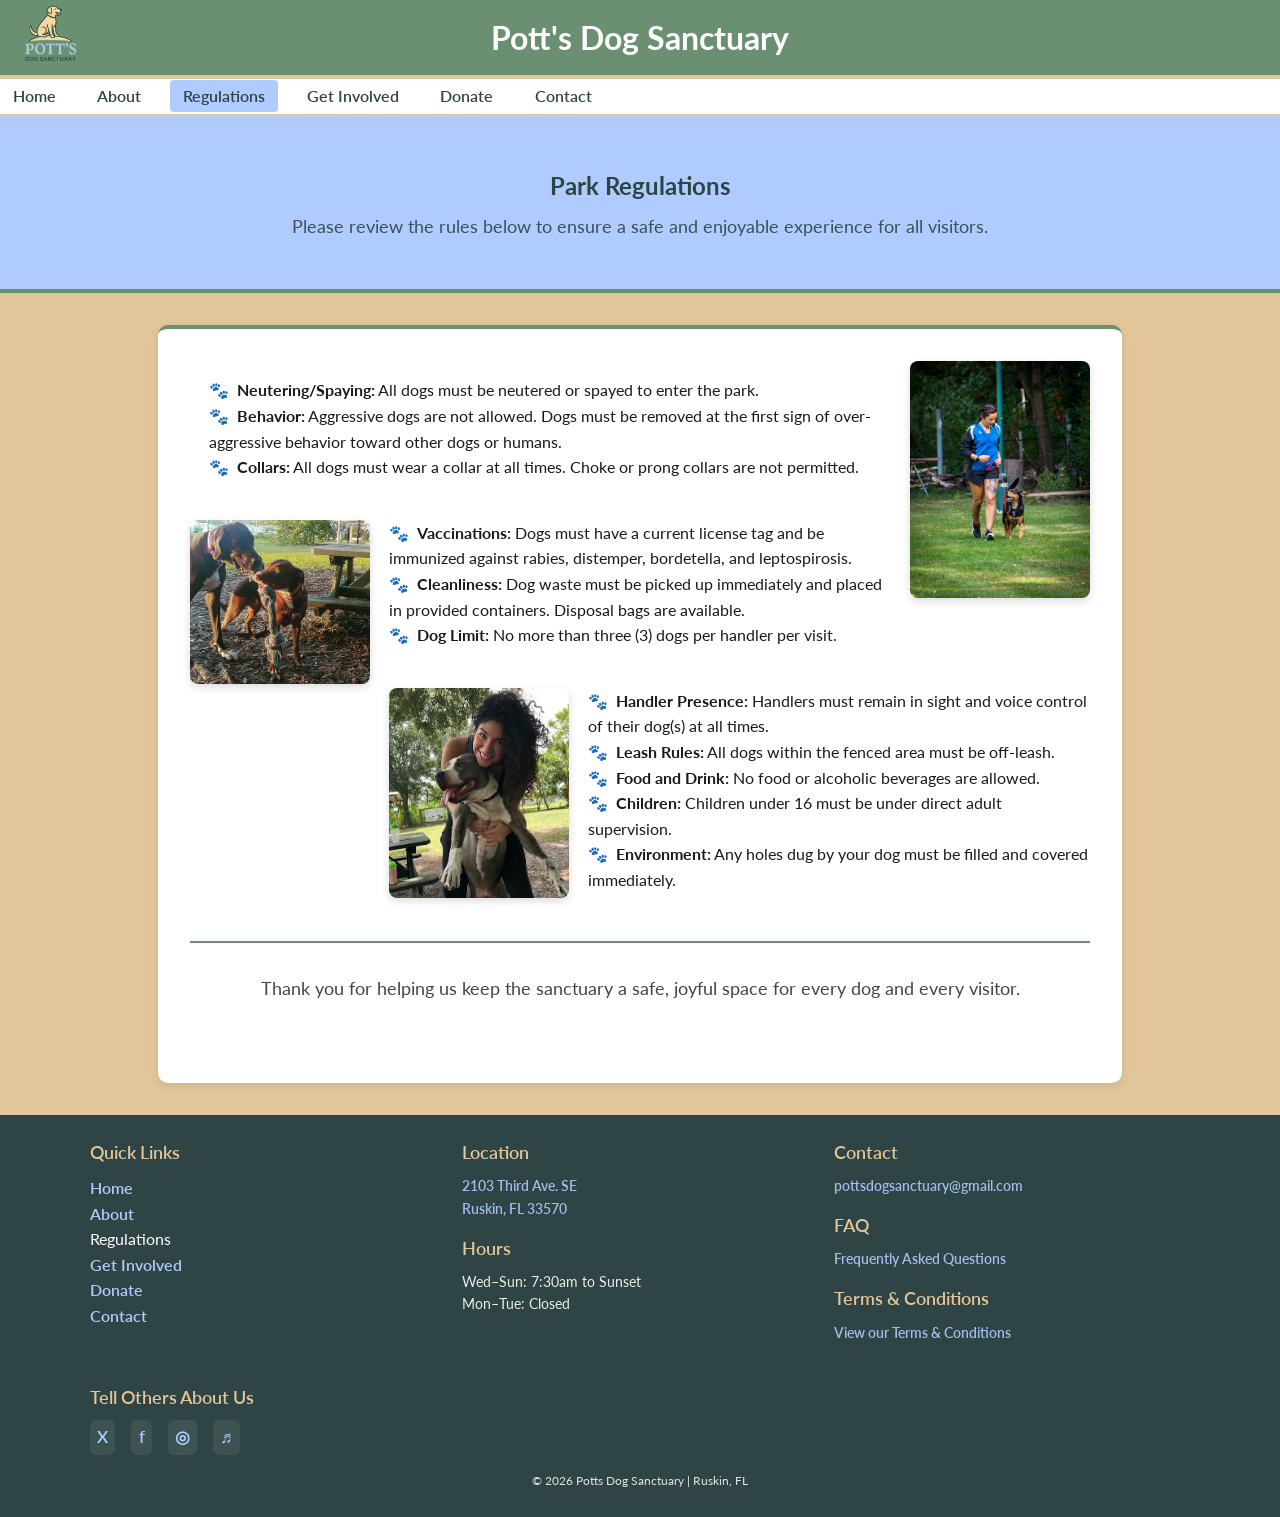
<file: regulations.html>
<!DOCTYPE html>
<html lang="en">
<head>
  <meta charset="UTF-8" />
  <meta name="viewport" content="width=device-width, initial-scale=1.0" />
  <meta name="description" content="Review the official rules and regulations for visiting Pott’s Dog Sanctuary to ensure a safe and enjoyable experience for all dogs and guests.">
  <title>Park Regulations | Pott's Dog Sanctuary</title>
  <link rel="icon" href="favicon.ico" sizes="32x32">
  <link rel="apple-touch-icon" href="favicon-192.png"> <!-- For iOS devices -->
  <link rel="stylesheet" href="pdp.css" />
  
  <!-- Google tag (gtag.js) -->
<script async src="https://www.googletagmanager.com/gtag/js?id=G-21DT7QMX97"></script>
<script>
  window.dataLayer = window.dataLayer || [];
  function gtag(){dataLayer.push(arguments);}
  gtag('js', new Date());

  gtag('config', 'G-21DT7QMX97');
</script>
</head>

<body>
    <header>
        <div class="top-divider"></div>

        <div class="header-inner">
            <div class="logo-container">
              <a href="index.html" class="site-brand">
                <img src="media-potts-website/pdp_logo.png" alt="Potts Dog Sanctuary Logo" class="site-logo" />
                <h1 class="site-title">Pott's Dog Sanctuary</h1>
              </a>
            </div>
            
            <button class="hamburger" aria-label="Open Menu">☰</button>
        </div>
        
        <nav class="main-nav">
            <ul>
                <li><a href="index.html">Home</a></li>
                <li><a href="about.html">About</a></li>
                <li><a href="regulations.html" class="active">Regulations</a></li>
                <li><a href="getinvolved.html">Get Involved</a></li>
                <li><a href="donate.html">Donate</a></li>
                <li><a href="contact.html">Contact</a></li>
            </ul>
        </nav>
    </header>

  <section class="page-header">
    <h2>Park Regulations</h2>
    <p class="subtitle">Please review the rules below to ensure a safe and enjoyable experience for all visitors.</p>
  </section>

  <section class="regulations">
    <img src="media-potts-website/DogOnLeash_1280.jpg" alt="Girl with Dog on leash in Potts Dog Sanctuary" class="regulations-image right">

    <ul>
      <li><strong>Neutering/Spaying:</strong> All dogs must be neutered or spayed to enter the park.</li>
      <li><strong>Behavior:</strong> Aggressive dogs are not allowed. Dogs must be removed at the first sign of over-aggressive behavior toward other dogs or humans.</li>
      <li><strong>Collars:</strong> All dogs must wear a collar at all times. Choke or prong collars are not permitted.</li>
    </ul>

    <img src="media-potts-website/tug_o_war2_potts.webp" alt="Two dogs playing tug-of-war at Potts Dog Sanctuary" class="list-break-image left">
    
    <ul>
      <li><strong>Vaccinations:</strong> Dogs must have a current license tag and be immunized against rabies, distemper, bordetella, and leptospirosis.</li>
      <li><strong>Cleanliness:</strong> Dog waste must be picked up immediately and placed in provided containers. Disposal bags are available.</li>
      <li><strong>Dog Limit:</strong> No more than three (3) dogs per handler per visit.</li>
    </ul>

    <img src="media-potts-website/owner_1dog.png" alt="Owner with one dog at Potts Dog Sanctuary" class="list-break-image left">
    
    <ul>
      <li><strong>Handler Presence:</strong> Handlers must remain in sight and voice control of their dog(s) at all times.</li>
      <li><strong>Leash Rules:</strong> All dogs within the fenced area must be off-leash.</li>
      <li><strong>Food and Drink:</strong> No food or alcoholic beverages are allowed.</li>
      <li><strong>Children:</strong> Children under 16 must be under direct adult supervision.</li>
      <li><strong>Environment:</strong> Any holes dug by your dog must be filled and covered immediately.</li>
    </ul>

    <hr class="regulations-divider">

    <p class="closing-note">
      Thank you for helping us keep the sanctuary a safe, joyful space for every dog and every visitor.
    </p>
  </section>


<footer>
  <div class="footer-inner">

    <div class="footer-column">
      <h2>Quick Links</h2>
      <ul class="footer-links">
        <li><a href="index.html">Home</a></li>
        <li><a href="about.html">About</a></li>
        <li aria-current="page">Regulations</a></li>
        <li><a href="getinvolved.html">Get Involved</a></li>
        <li><a href="donate.html">Donate</a></li>
        <li><a href="contact.html">Contact</a></li>
      </ul>
    </div>

    <div class="footer-column">
      <h2>Location</h2>
      <p>
        <a href="https://www.google.com/maps?q=2103+Third+Ave+SE,+Ruskin+Florida+33570" target="_blank">
          2103 Third Ave. SE<br>Ruskin, FL 33570
        </a>
      </p>

      <h2>Hours</h2>
      <p>Wed–Sun: 7:30am to Sunset<br>Mon–Tue: Closed</p>
    </div>

    <div class="footer-column">
      <h2>Contact</h2>
      <p>
        <a href="mailto:pottsdogsanctuary@gmail.com">
          pottsdogsanctuary@gmail.com
        </a>
      </p>

      <h2>FAQ</h2>
      <p><a href="faq.html">Frequently Asked Questions</a></p>

      <h2>Terms & Conditions</h2>
      <p><a href="terms.html">View our Terms & Conditions</a></p>
    </div>

    <div class="footer-column">
      <h2>Tell Others About Us</h2>
      <div class="footer-social">
        
        <!-- X (Twitter) -->
         <a href="https://twitter.com/intent/tweet?url=https://virginiamarc.com/pdp&text=Check%20out%20Potts%20Dog%20Sanctuary!"
         target="_blank" aria-label="Share on X" class="icon-x">X</a>

        <!-- Facebook -->
         <a href="https://www.facebook.com/sharer/sharer.php?u=https://virginiamarc.com/pdp"
         target="_blank" aria-label="Share on Facebook" class="icon-facebook">f</a>

        <!-- Instagram (no direct share API) -->
         <a href="https://www.instagram.com/"
         target="_blank" aria-label="Share on Instagram" class="icon-instagram">◎</a>

        <!-- TikTok (no direct share API) -->
         <a href="https://www.tiktok.com/share"
         target="_blank" aria-label="Share on TikTok" class="icon-tiktok">♬</a>
      </div>
    </div>
  </div>
  
  <p class="footer-bottom">© 2026 Potts Dog Sanctuary | Ruskin, FL</p>
</footer>

<script src="pdp-global.js" defer></script>
</body>
</html>
</file>
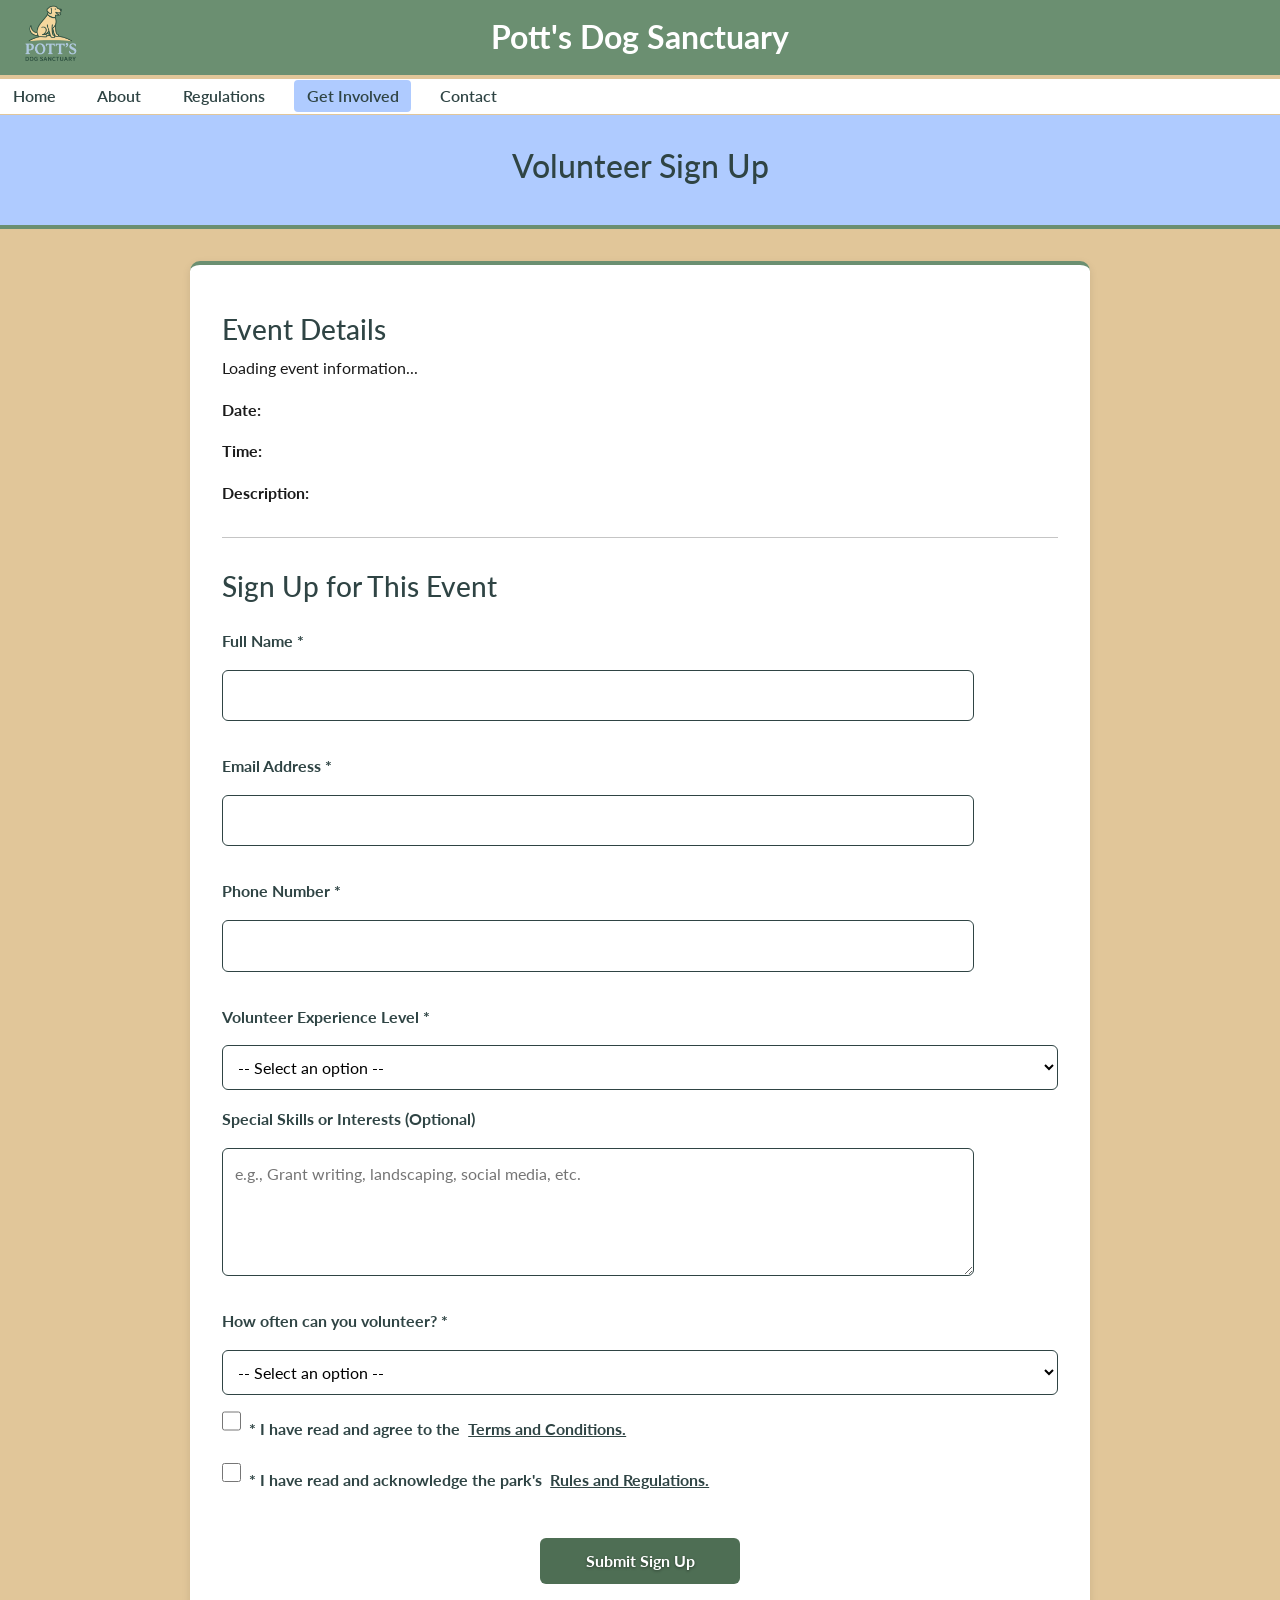
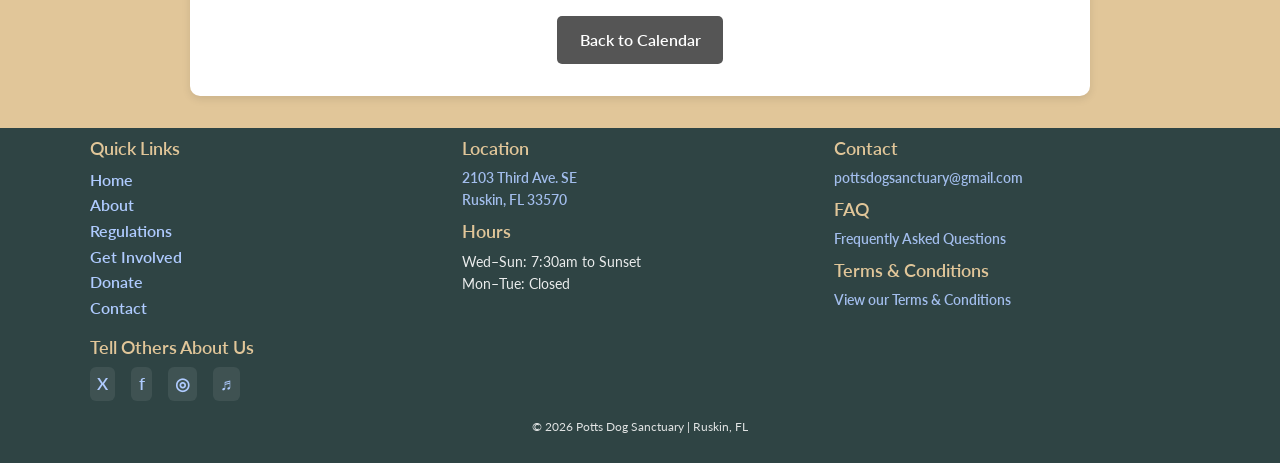
<file: signup.html>
<!DOCTYPE html>
<html lang="en">
<head>
  <meta charset="UTF-8" />
  <meta name="viewport" content="width=device-width, initial-scale=1.0" />
  <meta name="description" content="Sign up to volunteer at Pott’s Dog Sanctuary in Ruskin, FL. Join our community, support our mission, and help provide care and enrichment for dogs.">
  <title>Volunteer Sign Up | Potts Dog Sanctuary</title>
  <link rel="icon" href="favicon.ico" sizes="32x32">
  <link rel="apple-touch-icon" href="favicon-192.png">
  <link href="https://cdn.jsdelivr.net/npm/bootstrap@5.3.2/dist/css/bootstrap.min.css" rel="stylesheet"/>
  <link rel="stylesheet" href="pdp.css" />

  <!-- Google tag (gtag.js) -->
<script async src="https://www.googletagmanager.com/gtag/js?id=G-21DT7QMX97"></script>
<script>
  window.dataLayer = window.dataLayer || [];
  function gtag(){dataLayer.push(arguments);}
  gtag('js', new Date());

  gtag('config', 'G-21DT7QMX97');
</script>
</head>

<body>
    <header>
        <div class="header-inner">
            <div class="logo-container">
                <a href="index.html" class="site-brand">
                    <img src="media-potts-website/pdp_logo.png" alt="Potts Dog Sanctuary Logo" class="site-logo" />
                    <h1 class="site-title">Pott's Dog Sanctuary</h1>
                </a>
            </div>
            
            <button class="hamburger" aria-label="Open Menu">☰</button>
        </div>
        
        <nav class="main-nav">
            <ul>
                <li><a href="index.html">Home</a></li>
                <li><a href="about.html">About</a></li>
                <li><a href="regulations.html">Regulations</a></li>
                <li><a href="getinvolved.html" class="active">Get Involved</a></li>
                <li><a href="contact.html">Contact</a></li>
            </ul>
        </nav>
    </header>

  <section class="page-header">
    <h2>Volunteer Sign Up</h2>
  </section>

  <section class="about-section">
    <div id="event-details">
      <h3 id="eventTitle">Event Details</h3>
      <p id="eventDescription">Loading event information...</p>
      <p><strong>Date:</strong> <span id="eventDate"></span></p>
      <p><strong>Time:</strong> <span id="eventTime"></span></p>
      <p><strong>Description:</strong> <span id="eventFullDescription"></span></p>
    </div>

    <hr style="margin: 2rem 0;" />

    <h3>Sign Up for This Event</h3>
    <form id="signupForm" class="contact-form">
      <label for="fullName">Full Name *</label>
      <input type="text" id="fullName" name="fullName" required />

      <label for="email">Email Address *</label>
      <input type="email" id="email" name="email" required />

      <label for="phone">Phone Number *</label>
      <input type="tel" id="phone" name="phone" required pattern="[0-9\-\+\(\)\s]+" />

      <label for="experience">Volunteer Experience Level *</label>
      <select id="experience" name="experience" required>
        <option value="">-- Select an option --</option>
        <option value="first-time">First Time Volunteering</option>
        <option value="some-experience">Some Experience</option>
        <option value="regular">Regular Volunteer</option>
      </select>

      <label for="skills">Special Skills or Interests (Optional)</label>
      <textarea id="skills" name="skills" rows="4" placeholder="e.g., Grant writing, landscaping, social media, etc."></textarea>

      <label for="availability">How often can you volunteer? *</label>
      <select id="availability" name="availability" required>
        <option value="">-- Select an option --</option>
        <option value="once">One-time event</option>
        <option value="monthly">Monthly</option>
        <option value="weekly">Weekly</option>
        <option value="flexible">As available</option>
      </select>
      
    <div class="form-group">
        <label class="checkbox-label">
            <input type="checkbox" id="agree" name="agree" required />*
            I have read and agree to the<a href="terms.html" target="_blank" class="important-link">Terms and Conditions.</a>
        </label>
    </div>

    <div class="form-group">
        <label class="checkbox-label">
            <input type="checkbox" id="acknowledge" name="acknowledge" required />*
            I have read and acknowledge the park's<a href="regulations.html" target="_blank" class="important-link">Rules and Regulations.</a>
        </label>
    </div>

      <button type="submit" class="btn">Submit Sign Up</button>
      <a href="getinvolved.html" class="btn-back">Back to Calendar</a>
    </form>

    <div id="successMessage" style="display: none; margin-top: 2rem; padding: 1.5rem; background-color: #d4edda; border: 1px solid #c3e6cb; border-radius: 8px; color: #155724;">
      <h4>Thank You!</h4>
      <p>Your volunteer sign-up has been received. We'll contact you soon with more details about the event.</p>
      <a href="getinvolved.html" class="btn-back">Back to Calendar</a>
    </div>
  </section>

<footer>
  <div class="footer-inner">

    <div class="footer-column">
      <h2>Quick Links</h2>
      <ul class="footer-links">
        <li><a href="index.html">Home</a></li>
        <li><a href="about.html">About</a></li>
        <li><a href="regulations.html">Regulations</a></li>
        <li><a href="getinvolved.html">Get Involved</a></li>
        <li><a href="donate.html">Donate</a></li>
        <li><a href="contact.html">Contact</a></li>
      </ul>
    </div>

    <div class="footer-column">
      <h2>Location</h2>
      <p>
        <a href="https://www.google.com/maps?q=2103+Third+Ave+SE,+Ruskin+Florida+33570" target="_blank">
          2103 Third Ave. SE<br>Ruskin, FL 33570
        </a>
      </p>
      <h2>Hours</h2>
      <p>Wed–Sun: 7:30am to Sunset<br>Mon–Tue: Closed</p>
    </div>

    <div class="footer-column">
      <h2>Contact</h2>
      <p>
        <a href="mailto:pottsdogsanctuary@gmail.com">
          pottsdogsanctuary@gmail.com
        </a>
      </p>
      <h2>FAQ</h2>
      <p><a href="faq.html">Frequently Asked Questions</a></p>

      <h2>Terms & Conditions</h2>
      <p><a href="terms.html">View our Terms & Conditions</a></p>
    </div>

    <div class="footer-column">
      <h2>Tell Others About Us</h2>
      <div class="footer-social">
        <a href="https://twitter.com/intent/tweet?url=https://virginiamarc.com/pdp&text=Check%20out%20Potts%20Dog%20Sanctuary!" target="_blank" aria-label="Share on X" class="icon-x">X</a>
        <a href="https://www.facebook.com/sharer/sharer.php?u=https://virginiamarc.com/pdp" target="_blank" aria-label="Share on Facebook" class="icon-facebook">f</a>
        <a href="https://www.instagram.com/" target="_blank" aria-label="Share on Instagram" class="icon-instagram">◎</a>
        <a href="https://www.tiktok.com/share" target="_blank" aria-label="Share on TikTok" class="icon-tiktok">♬</a>
      </div>
    </div>
  </div>
  
  <p class="footer-bottom">© 2026 Potts Dog Sanctuary | Ruskin, FL</p>
</footer>

<script src="pdp-global.js" defer></script>
<script>
// Event database with full details
const eventsDatabase = {
  'park-cleanup-march5': {
    title: 'Park Clean-Up Day',
    date: 'March 5, 2026',
    time: '9:00 AM',
    description: 'Help us keep the park beautiful! We\'ll be removing debris, raking, and general tidying.',
    fullDescription: 'Join our team for a spring clean-up day. We\'ll tackle litter removal, landscaping, and park maintenance. All tools and supplies provided. Great for all experience levels!'
  },
  'maintenance-march12': {
    title: 'Facility Maintenance',
    date: 'March 12, 2026',
    time: '10:00 AM',
    description: 'Assist with fence repairs, painting, and facility improvements.',
    fullDescription: 'Help us maintain our facilities including fence repairs, painting, and general upkeep. Experience with tools is helpful but not required.'
  },
  'community-day-march17': {
    title: 'Community Day Event',
    date: 'March 17, 2026',
    time: '10:00 AM',
    description: 'Join us for a day of celebration and community engagement with local families.',
    fullDescription: 'A fun community event featuring activities for the whole family, dog games, and social time. Help us welcome visitors and ensure everyone has a great experience!'
  },
  'grants-meeting-march24': {
    title: 'Grant Writing Workshop',
    date: 'March 24, 2026',
    time: '2:00 PM',
    description: 'Learn grant writing skills to help support our sanctuary.',
    fullDescription: 'We\'re seeking experienced grant writers or those interested in learning. This workshop will cover grant identification, proposal writing, and funding strategy. Perfect for those with writing skills!'
  },
  'spring-festival-march29': {
    title: 'Spring Festival Prep',
    date: 'March 29, 2026',
    time: '8:00 AM',
    description: 'Help us prepare for our annual Spring Festival!',
    fullDescription: 'Setup and preparation for our Spring Festival. Help with decorations, booth setup, and logistics. Great opportunity to meet other volunteers!'
  },
  'spring-cleanup-apr7': {
    title: 'Spring Cleanup',
    date: 'April 7, 2026',
    time: '9:00 AM',
    description: 'Spring maintenance and beautification of the park grounds.',
    fullDescription: 'Springtime refresh of the sanctuary grounds. Mulching, planting, and general grounds beautification.'
  },
  'summer-planning-apr21': {
    title: 'Summer Planning Meeting',
    date: 'April 21, 2026',
    time: '6:00 PM',
    description: 'Help plan summer events and programs.',
    fullDescription: 'Strategic planning session for summer volunteer programs and events. Share your ideas and help shape our summer calendar!'
  },
  'memorial-day-may5': {
    title: 'Memorial Day Cleanup',
    date: 'May 5, 2026',
    time: '9:00 AM',
    description: 'Honor Memorial Day with a special cleanup event.',
    fullDescription: 'Join us for a meaningful cleanup and service day in honor of Memorial Day. All are welcome to participate in this special event.'
  },
  'dogday-may19': {
    title: 'Dog Day Fundraiser',
    date: 'May 19, 2026',
    time: '11:00 AM',
    description: 'Help us raise funds for the sanctuary at our annual Dog Day Fundraiser!',
    fullDescription: 'Support our fundraiser event! Help with registration, activities, food service, and activities. A fun day celebrating our furry friends!'
  }
};

function getEventFromURL() {
  const params = new URLSearchParams(window.location.search);
  return params.get('event');
}

function displayEventDetails() {
  const eventId = getEventFromURL();
  const event = eventsDatabase[eventId];

  if (!event) {
    document.getElementById('eventDetails').innerHTML = '<p style=\"color: red;\">Event not found. <a href=\"getinvolved.html\">Return to calendar</a></p>';
    return;
  }

  document.getElementById('eventTitle').textContent = event.title;
  document.getElementById('eventDescription').textContent = event.description;
  document.getElementById('eventDate').textContent = event.date;  document.getElementById('eventTime').textContent = event.time;  document.getElementById('eventFullDescription').textContent = event.fullDescription;
}

document.addEventListener('DOMContentLoaded', function() {
  displayEventDetails();

  // Handle form submission
  document.getElementById('signupForm').addEventListener('submit', function(e) {
    e.preventDefault();

    // Collect form data
    const formData = {
      fullName: document.getElementById('fullName').value,
      email: document.getElementById('email').value,
      phone: document.getElementById('phone').value,
      experience: document.getElementById('experience').value,
      skills: document.getElementById('skills').value,
      availability: document.getElementById('availability').value,
      eventId: getEventFromURL(),
      eventTitle: eventsDatabase[getEventFromURL()]?.title || 'Unknown Event',
      eventDate: eventsDatabase[getEventFromURL()]?.date || 'Unknown',
      eventTime: eventsDatabase[getEventFromURL()]?.time || 'Unknown',
      submittedAt: new Date().toLocaleString()
    };

    // Store in localStorage (in a real app, you'd send this to a server)
    let signups = JSON.parse(localStorage.getItem('volunteerSignups') || '[]');
    signups.push(formData);
    localStorage.setItem('volunteerSignups', JSON.stringify(signups));

    // Show success message
    document.getElementById('signupForm').style.display = 'none';
    document.getElementById('successMessage').style.display = 'block';

    console.log('Signup submitted:', formData);
  });
});
</script>
</body>
</html>
</file>
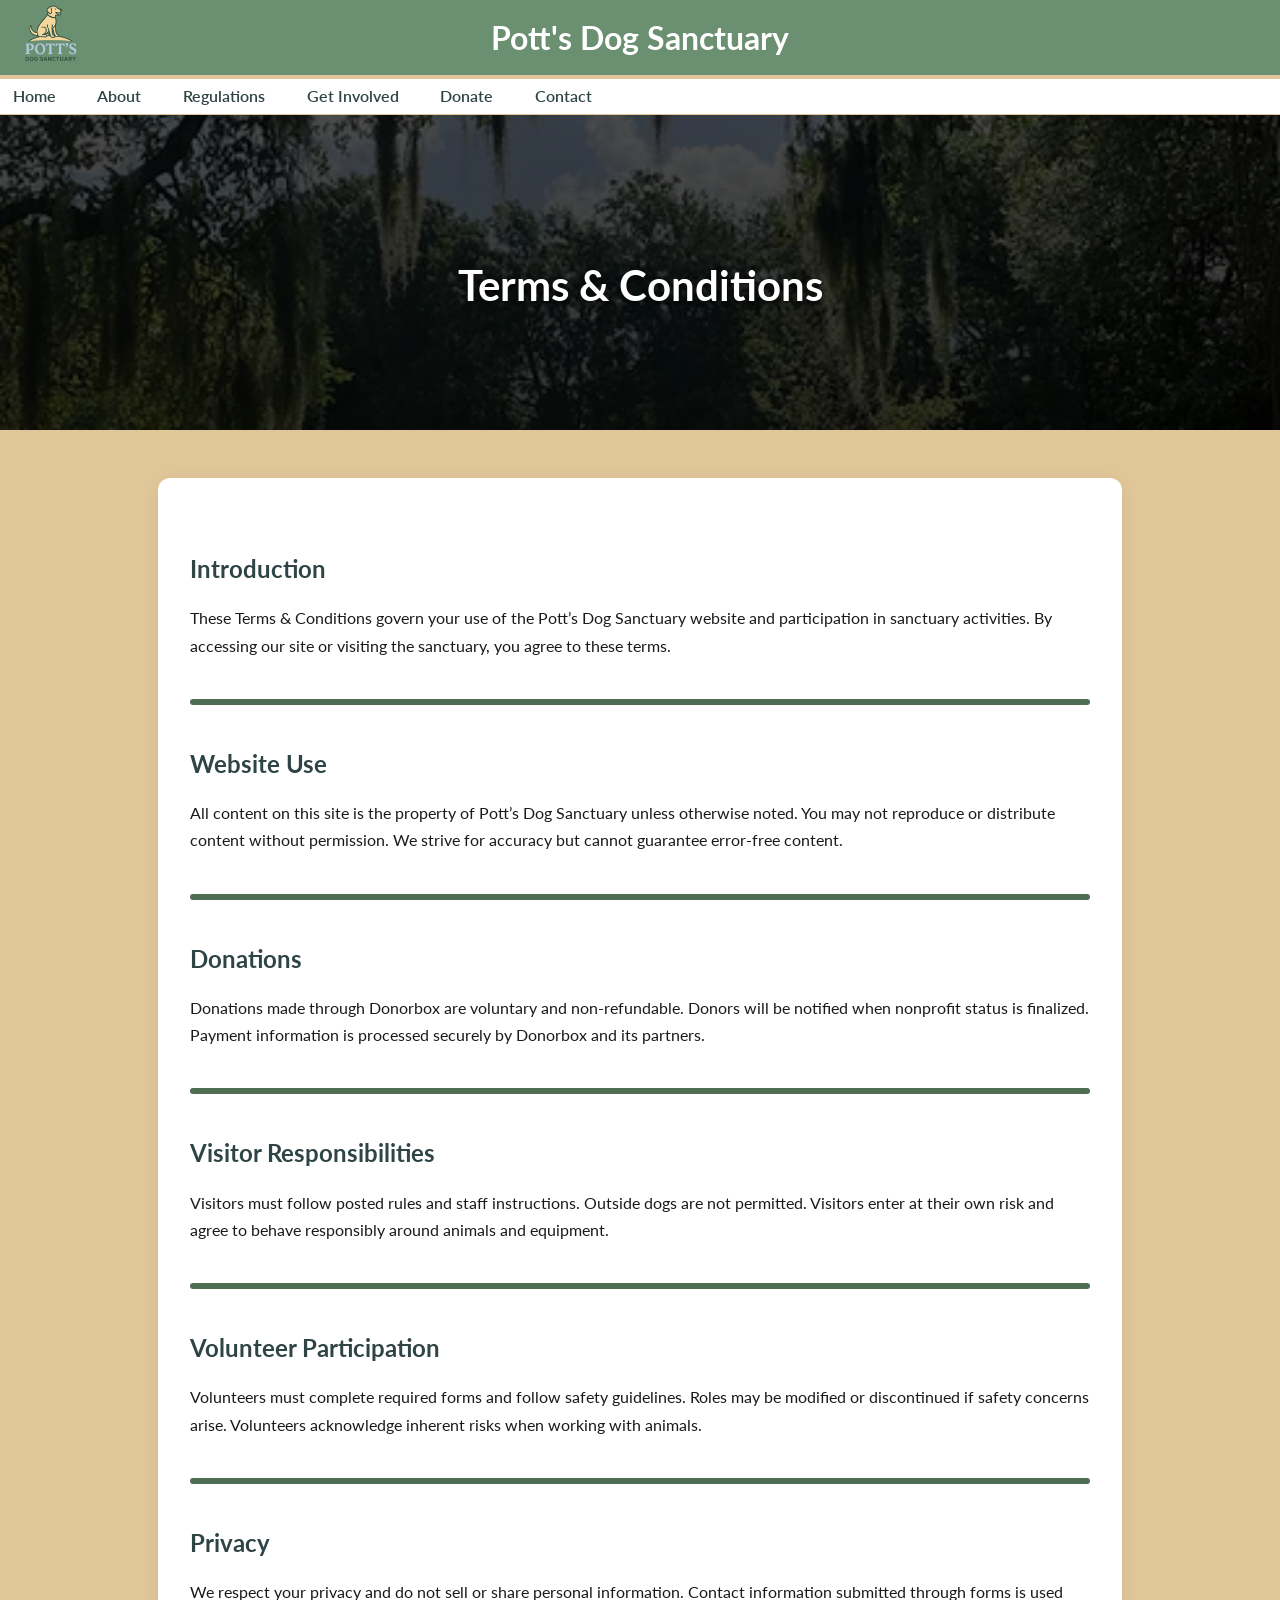
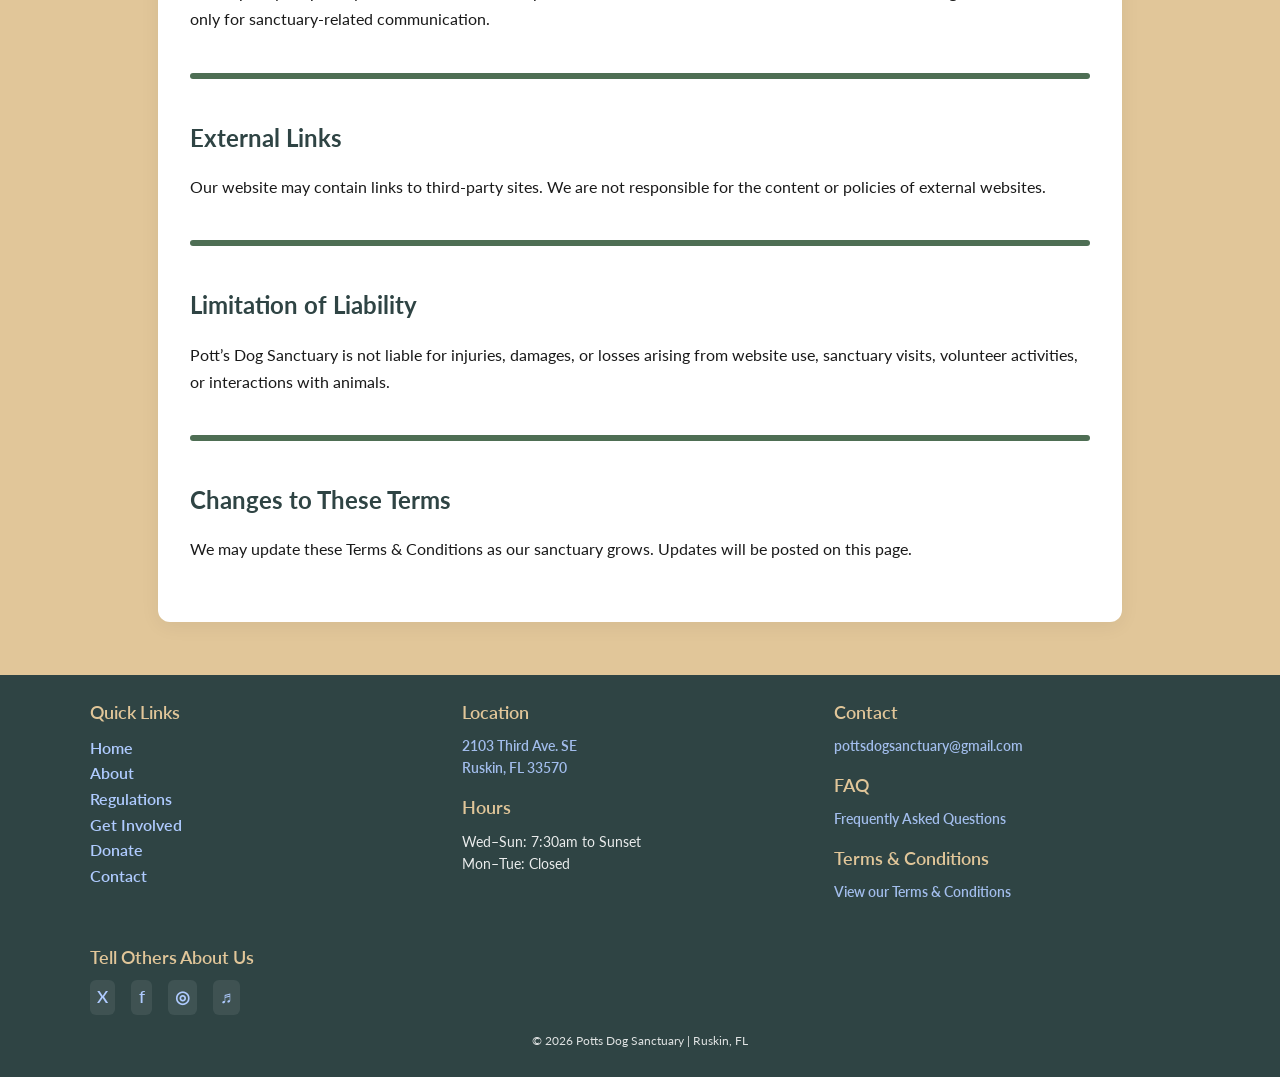
<file: terms.html>
<!DOCTYPE html>
<html lang="en">
<head>
  <meta charset="UTF-8">
  <meta name="viewport" content="width=device-width, initial-scale=1.0">
  <meta name="description" content="Read the official Terms and Conditions for Pott’s Dog Sanctuary, outlining visitor responsibilities, policies, and guidelines for a safe and respectful experience.">
  <title>Terms & Conditions | Pott's Dog Sanctuary</title>
  <link rel="icon" href="favicon.ico" sizes="32x32">
  <link rel="apple-touch-icon" href="favicon-192.png"> <!-- For iOS devices -->
  <link rel="stylesheet" href="pdp.css">

   <!-- Google tag (gtag.js) -->
<script async src="https://www.googletagmanager.com/gtag/js?id=G-21DT7QMX97"></script>
<script>
  window.dataLayer = window.dataLayer || [];
  function gtag(){dataLayer.push(arguments);}
  gtag('js', new Date());

  gtag('config', 'G-21DT7QMX97');
</script>
</head>

<body>
    <header>
        <div class="top-divider"></div>

        <div class="header-inner">
            <div class="logo-container">
                <a href="index.html" class="site-brand">
                    <img src="media-potts-website/pdp_logo.png" alt="Potts Dog Sanctuary Logo" class="site-logo" />
                    <h1 class="site-title">Pott's Dog Sanctuary</h1>
                </a>
            </div>
            
            <button class="hamburger" aria-label="Open Menu">☰</button>
        </div>
        
        <nav class="main-nav">
            <ul>
                <li><a href="index.html">Home</a></li>
                <li><a href="about.html">About</a></li>
                <li><a href="regulations.html">Regulations</a></li>
                <li><a href="getinvolved.html">Get Involved</a></li>
                <li><a href="donate.html">Donate</a></li>
                <li><a href="contact.html">Contact</a></li>
            </ul>
        </nav>
    </header>

  <!-- HERO -->
  <section class="hero small-hero">
    <div class="hero-overlay"></div>
    <h1>Terms & Conditions</h1>
  </section>

<!-- MAIN CONTENT -->
<main class="content-outer">
    <div class="content-container">
        <section>
            <h2>Introduction</h2>
            <p>These Terms & Conditions govern your use of the Pott’s Dog Sanctuary website and participation in sanctuary activities. By accessing our site or visiting the sanctuary, you agree to these terms.</p>
        </section>

        <div class="accent-bar"></div>

        <section>
            <h2>Website Use</h2>
            <p>All content on this site is the property of Pott’s Dog Sanctuary unless otherwise noted. You may not reproduce or distribute content without permission. We strive for accuracy but cannot guarantee error‑free content.</p>
        </section>

        <div class="accent-bar"></div>

        <section>
            <h2>Donations</h2>
            <p>Donations made through Donorbox are voluntary and non‑refundable. Donors will be notified when nonprofit status is finalized. Payment information is processed securely by Donorbox and its partners.</p>
        </section>

        <div class="accent-bar"></div>

        <section>
            <h2>Visitor Responsibilities</h2>
            <p>Visitors must follow posted rules and staff instructions. Outside dogs are not permitted. Visitors enter at their own risk and agree to behave responsibly around animals and equipment.</p>
        </section>

        <div class="accent-bar"></div>

        <section>
            <h2>Volunteer Participation</h2>
            <p>Volunteers must complete required forms and follow safety guidelines. Roles may be modified or discontinued if safety concerns arise. Volunteers acknowledge inherent risks when working with animals.</p>
        </section>

        <div class="accent-bar"></div>

        <section>
            <h2>Privacy</h2>
            <p>We respect your privacy and do not sell or share personal information. Contact information submitted through forms is used only for sanctuary‑related communication.</p>
        </section>

        <div class="accent-bar"></div>

        <section>
            <h2>External Links</h2>
            <p>Our website may contain links to third‑party sites. We are not responsible for the content or policies of external websites.</p>
        </section>

        <div class="accent-bar"></div>

        <section>
            <h2>Limitation of Liability</h2>
            <p>Pott’s Dog Sanctuary is not liable for injuries, damages, or losses arising from website use, sanctuary visits, volunteer activities, or interactions with animals.</p>
        </section>

        <div class="accent-bar"></div>

        <section>
            <h2>Changes to These Terms</h2>
            <p>We may update these Terms & Conditions as our sanctuary grows. Updates will be posted on this page.</p>
        </section>
    </div>
</main>

  <footer>
  <div class="footer-inner">

    <div class="footer-column">
      <h2>Quick Links</h2>
      <ul class="footer-links">
        <li><a href="index.html">Home</a></li>
        <li><a href="about.html">About</a></li>
        <li><a href="regulations.html">Regulations</a></li>
        <li><a href="getinvolved.html">Get Involved</a></li>
        <li><a href="donate.html">Donate</a></li>
        <li><a href="contact.html">Contact</a></li>
      </ul>
    </div>

    <div class="footer-column">
      <h2>Location</h2>
      <p>
        <a href="https://www.google.com/maps?q=2103+Third+Ave+SE,+Ruskin+Florida+33570" target="_blank">
          2103 Third Ave. SE<br>Ruskin, FL 33570
        </a>
      </p>

      <h2>Hours</h2>
      <p>Wed–Sun: 7:30am to Sunset<br>Mon–Tue: Closed</p>
    </div>

    <div class="footer-column">
      <h2>Contact</h2>
      <p>
        <a href="mailto:pottsdogsanctuary@gmail.com">
          pottsdogsanctuary@gmail.com
        </a>
      </p>

      <h2>FAQ</h2>
      <p><a href="faq.html">Frequently Asked Questions</a></p>

      <h2>Terms & Conditions</h2>
      <p><a href="terms.html" aria-current="page">View our Terms & Conditions</a></p>
    </div>

    <div class="footer-column">
      <h2>Tell Others About Us</h2>
      <div class="footer-social">
        
        <!-- X (Twitter) -->
         <a href="https://twitter.com/intent/tweet?url=https://virginiamarc.com/pdp&text=Check%20out%20Potts%20Dog%20Sanctuary!"
         target="_blank" aria-label="Share on X" class="icon-x">X</a>

        <!-- Facebook -->
         <a href="https://www.facebook.com/sharer/sharer.php?u=https://virginiamarc.com/pdp"
         target="_blank" aria-label="Share on Facebook" class="icon-facebook">f</a>

        <!-- Instagram (no direct share API) -->
         <a href="https://www.instagram.com/"
         target="_blank" aria-label="Share on Instagram" class="icon-instagram">◎</a>

        <!-- TikTok (no direct share API) -->
         <a href="https://www.tiktok.com/share"
         target="_blank" aria-label="Share on TikTok" class="icon-tiktok">♬</a>
      </div>
    </div>
  </div>
  
  <p class="footer-bottom">© 2026 Potts Dog Sanctuary | Ruskin, FL</p>
</footer>

<script src="pdp-global.js" defer></script>
</body>
</html>
</file>
<file: pdp.css>
/* ================================
   GOOGLE FONT IMPORT
   ================================ */
@import url('https://fonts.googleapis.com/css2?family=Lato:wght@300;400;700&display=swap');

/* ================================
   COLOR PALETTE
   ================================ */
:root {
  --sage: #6B8F71;
  --sage-dark: #4E6E54;
  --sand: #E1C699;
  --bluegray: #AFCBFF;
  --dark: #2F4444;
  --text: #1A1A1A;
  --white: #ffffff;
}

/* ================================
   GLOBAL STYLES
   ================================ */
body {
  padding-top: 115px;
  margin: 0;
  font-family: "Lato", sans-serif;
  background-color: var(--sand);
  color: var(--text);
  line-height: 1.6;
}

h1, h2, h3 {
  color: var(--dark);
  margin-bottom: 0.5rem;
}

footer h2,
footer h3 {
  color: var(--sand);
  font-size: 1.1rem;
  font-weight: 600;
  margin-bottom: 0.5rem;
}

p {
  margin-bottom: 1rem;
}

a {
  color: var(--dark);
  text-decoration: none;
}

a:hover {
  text-decoration: underline;
}


/* HERO SECTION FOR GET INVOLVED PAGE */
.hero-section {
  position: relative;
  width: 100%;
  height: 120vh; /* reduced height to minimize cropping */
  min-height: 400px; /* lower min-height for better mobile fit */
  background-size: cover; /* fill the hero area without distortion */
  background-position: center 22%; /* anchor to top to show important content */
  background-repeat: no-repeat;
  display: flex;
  align-items: center;
  justify-content: center;
}

.volunteer-hero {
  background-image: url(media-potts-website/running_1280.jpg);
}

.hero-text-box h1,
.hero-text-box h2,
.hero-text-box p {
  margin: 0.25rem;
}

.hero-text-box {
  display: inline-block;
  background: linear-gradient(
    to bottom,
    rgba(0,0,0,0.65),
    rgba(0,0,0,0.85)
  );
  padding: 1.25rem 1.25rem;
  line-height: 1;
  border-radius: 0.35rem;
  text-align: center;
  backdrop-filter: blur(2px); /* optional: adds a polished glassy feel */
}

.hero-overlay {
  position: absolute;
  inset: 0;
  background: linear-gradient(
    to bottom,
    rgba(0,0,0,0.0) 0%,
    rgba(0,0,0,0.55) 60%,
    rgba(0,0,0,0.85) 100%
  );
  z-index: 1;
  pointer-events: none;
}

.hero-text {
  position: relative;
  text-align: center;
  color: var(--white);
  padding: 1rem 2rem;
  z-index: 2; /* sit above overlay */
}

.hero-text h2 {
  font-size: 2.2rem;
  margin-bottom: 0.5rem;
  color: var(--white);
  text-shadow: 0 3px 8px rgba(0,0,0,0.8);
}

.hero-text p {
  font-size: 1.1rem;
  max-width: 600px;
  margin: 0 auto;
  color: var(--white);
  text-shadow: 0 2px 6px rgba(0,0,0,0.7);
}

/* responsive tweaks for hero section */
@media (max-width: 700px) {
  .hero-section {
    height: 30vh; /* further reduce height on smaller screens */
    min-height: 200px;
    padding: 4rem 1rem;
  }

  .hero-text h2 {
    font-size: 1.7rem;
  }
  
  .hero-text p {
    font-size: 1rem;
  }
}

/* HEADER BACKGROUND (green) */
header {
  position: fixed;
  top: 0;
  left: 0;
  width: 100%;
  z-index: 9999;
  background-color: var(--sage);
  border-bottom: none;
}

header .site-title {
  color: var(--white);
}

/* NAVIGATION BAR (sand) */
.main-nav {
  background-color: var(--white);
  border-top: 4px solid var(--sand);
  padding: 0.3rem 0;
}

/* ================================
   BOOTSTRAP CAROUSEL HERO
   ================================ */

/* Carousel container sets the height */
.carousel-item {
  position: relative;
  height: 60vh;      /* reduced to lessen vertical cropping */
  min-height: 420px; /* lower min-height for smaller viewports */
  overflow: hidden;
}

.carousel-item.bg-slide::before {
  content: "";
  position: absolute;
  inset: 0;
  z-index: 1;
  background: rgba(0, 0, 0, 0.45);
  pointer-events: none;
}

/* Image stays fully visible */
.carousel-item img {
  width: 100%;
  height: 100%;
  object-fit: cover;
  object-position: center;
  display: block;
  position: relative;
  z-index: 0;
}

/* Background-image slides: use when you want per-slide focal control
   Add the class `bg-slide` to the `.carousel-item` and set
   `style="background-image: url('...')"` on the element. Keep an
   inline <img> for accessibility if desired (it will be hidden).
*/
.carousel-item.bg-slide {
  background-size: cover;
  background-position: center;
  background-repeat: no-repeat;
  /* ensure caption and overlay still position correctly */
  display: block;
}

.carousel-item.bg-slide img {
  display: none;
  width: 0;
  height: 0;
  visibility: hidden;
}

/* Per-slide focal adjustments: tweak the Y (second) value to bring important
   content into view. Increase the second value to move the image down, or
   use `top`/`center` keywords for quick presets. */
.carousel-item.bg-slide.slide-1 {
  background-position: center 14%; /* shift image down to reveal top subjects */
  background-size: cover;       /* fill without letterbox */
  background-repeat: no-repeat;
}
.carousel-item.bg-slide.slide-2 {
  background-position: center 60%; /* adjust focal point */
  background-size: cover;       /* fill without letterbox */
  background-repeat: no-repeat;
}
.carousel-item.bg-slide.slide-3 {
  background-position: 20% 30%; /* position at top when using contain */
  background-size: cover;       /* show the whole image without cropping */
  background-repeat: no-repeat;
  background-color: var(--white); /* fills gaps created by contain */
}
.carousel-item.bg-slide {
  position: relative;
  overflow: hidden;   /* hide any overflow from background */
}

/* Base caption styles */
.carousel-caption {
  position: absolute;
  z-index: 2;        /* stacked above overlay */
  bottom: 60px;      /* shared default position */
}

/* Bottom-centered variant: only add what's different */
.carousel-caption.bottom-center {
  text-align: center;
}

.caption-text h2,
.caption-text p {
  color: var(--white);
  text-shadow: 0 2px 4px rgba(0,0,0,0.8);
  margin: 0.2rem 0;             
}

.carousel-caption {
  display: flex !important;
  flex-direction: column !important;
  align-items: center !important;
}

.carousel-caption a.btn {
  display: inline-block;
  margin: 0.75rem;
}

.carousel-caption .caption-text {
  display: inline-block;
  background: rgba(0, 0, 0, 0.6);
  padding: 0.3rem 0.6rem;
  border-radius: 0.25rem;
  margin: 0 auto;
}

.carousel-caption .caption-text h2,
.carousel-caption .caption-text p {
  text-align: center;
}

/* Smaller screens: reduce carousel height to avoid heavy cropping */
@media (max-width: 800px) {
  .carousel-item {
    height: 50vh;
    min-height: 300px;
  }
}

/* Tablets and smaller: adjust background position to keep important content visible */
@media (max-width: 992px) {
  .carousel-item.bg-slide.slide-1 {
    background-position: center 20%;
  }
  .carousel-item.bg-slide.slide-2 {
    background-position: center 70%;
  }
  .carousel-item.bg-slide.slide-3 {
    background-position: center 30%;
  }
}

/* Mobile: further adjust background position for very small screens */
@media (max-width: 600px) {
  .carousel-item.bg-slide {
    aspect-ratio: 4/5; /* taller aspect ratio to show more vertical content */
  }
  .carousel-item.bg-slide.slide-1 {
    background-position: center 30%;
  }
  .carousel-item.bg-slide.slide-2 {
    background-position: center 80%;
  }
  .carousel-item.bg-slide.slide-3 {
    background-position: center 40%;
  }
}

/* Mobile adjustments */
@media (max-width: 800px) {
  .carousel-caption.bottom-center {
    bottom: 30px;
  }

  .carousel-caption h2 {
    font-size: clamp(1.4rem, 2vw, 1.8rem);
  }
}

@media (max-width: 768px) {
  /* Third slide image slightly smaller */
  #aboutCarousel .carousel-inner .carousel-item:nth-child(3) img {
    max-width: 70%;  /* adjust size */
    margin: 0 auto;  /* center it */
  }
}

/* INNER HEADER: LOGO LEFT, TITLE CENTERED */
.header-inner {
  display: flex;
  align-items: center;
  justify-content: space-between;
  padding: 0.15rem 1rem; /* reduced vertical padding */
  position: relative;
}

/* SITE BRAND (logo + optional text together) */
.site-brand {
  display: flex;
  align-items: center;
  gap: 0.75rem;   /* space between logo and title */
  text-decoration: none;
}

/* LOGO */
.site-logo {
  height: 70px;   /* reduced to shorten header and free vertical space */
  width: auto;
}

/* TITLE */
.site-title {
  margin: 0;
  font-size: 2rem;
  font-weight: bold;
  color: var(--dark);
  text-align: center;
  position: absolute;  /* allows exact centering */
  left: 50%;
  transform: translateX(-50%);
}

/* NAV LINKS */
.main-nav ul {
  display: flex;
  justify-content: left;
  gap: 1rem;
  list-style: none;
  margin: 0;
  padding: 0;
}

/* NAV LINKS */
.main-nav a {
  color: var(--dark);
  font-weight: 600;
  padding: 0.4rem 0.8rem;
  border-radius: 4px;
  transition: background-color 0.2s ease, color 0.2s ease;
}

.main-nav a:hover,
.main-nav a.active {
  background-color: var(--bluegray);
  color: var(--dark);
}


/* ================================
   PAGE HEADERS
   ================================ */
.page-header {
  background-color: var(--bluegray);
  padding: 2rem;
  text-align: center;
  color: var(--dark);
  border-bottom: 4px solid var(--sage);
}

.page-header .subtitle {
  font-size: 1.1rem;
  opacity: 0.9;
  margin-top: 0.5rem;
}

/* ================================
   CONTENT SECTIONS
   ================================ */
section {
  padding: 0;
}

.about-section,
.contact-section,
.regulations,
.volunteer-section {
  background-color: var(--white);
  margin: 2rem auto;
  padding: 2rem;
  max-width: 900px;
  border-radius: 10px;
  box-shadow: 0 3px 8px rgba(0,0,0,0.1);
}

.regulations ul {
  margin-bottom: 2.5rem;
  list-style: none;
  padding-left: 1.2rem;
}

.regulations ul li::before {
  content: "🐾";
  margin-right: 0.5rem;
  clear: both;
}

.regulations-image,
.list-break-image {
  width: 180px;
  float: right;
  margin: 0 0 1.2rem 1.2rem;
  border-radius: 8px;
  box-shadow: 0 3px 8px rgba(0,0,0,0.15);
}

/* Left-floating variant */
.list-break-image.left {
  float: left;
  margin: 0 1.2rem 1.2rem 0;
}

.regulations-divider {
  border: none;
  border-top: 2px solid var(--sage);
  width: 100%;
  margin: 3rem auto 2rem;
}

.closing-note {
  text-align: center;
  font-size: 1.1rem;
  max-width: 800px;
  margin: 0 auto 3rem;
  line-height: 1.6;
  color: #444;
}
/* Full-bleed variant for the Mission section */
.about-section.mission-fullwidth {
  /* span full viewport */
  width: 100vw;
  max-width: none;
  margin: 0; /* remove auto centering */
  padding: 2rem 1rem; /* keep comfortable side padding */
  border-radius: 0; /* flush to edges */
  box-shadow: none; /* optional: remove shadow for full-bleed */
  box-sizing: border-box;
  background-color: var(--white);
}

/* keep inner text readable on large screens by constraining content width */
.about-section.mission-fullwidth > * {
  max-width: 1000px;
  margin: 0 auto;
}

.about-section h3,
.contact-section h3 {
  margin-top: 1rem;
  margin-bottom: 0.5rem;
}

.donation-flex {
  display: flex;
  align-items: flex-start;
  gap: 1.5rem;
}

.donation-text {
  flex: 1;
}

.donation-image {
  width: 220px;
  border-radius: 10px;
  box-shadow: 0 4px 10px rgba(0,0,0,0.15);
}

.dr-potts-photo-left {
  float: left;
  width: 220px;          /* adjust size as needed */
  margin: 0 1.5rem 1rem 0;
  border-radius: 10px;
  box-shadow: 0 4px 10px rgba(0,0,0,0.15);
}

.quote {
  font-style: italic;
  padding: 1rem 1.5rem;
  border-left: 4px solid var(--sage);
  background: #f9f9f9;
  border-radius: 6px;
  margin: 1.5rem 0;
}

.donation-wrapper {
  display: flex;
  justify-content: center;
  width: 100%;
}

.donation-wrapper dbox-widget {
  max-width: 500px;
  width: 100%;
}

/* CONTACT FORM STYLING */
.contact-form {
  display: flex;
  flex-direction: column;
  gap: 1rem;
  margin-top: 1.5rem;
}

.contact-form label {
  font-weight: bold;
  color: var(--dark);
}

.contact-image {
  flex: 1 1 45%; /* image takes less space than the form */
  position: relative;
}

.contact-form-wrapper {
  flex: 1 1 55%; /* form gets more space than the image */
}

.contact-form input,
.contact-form textarea {
  width: 90%;
  padding: 0.75rem;
  margin-bottom: 1rem;
  border-radius: 6px;
  border: 1px solid var(--dark);
  font-size: 1rem;
  font-family: inherit;
  background-color: #fff;
}

.contact-form select {
  padding: 0.7rem;
  border: 1px solid var(--dark);
  border-radius: 6px;
  font-size: 1rem;
  font-family: inherit;
  background-color: #fff;
  width: 100%;
  cursor: pointer;
}

.contact-form input:focus,
.contact-form textarea:focus {
  outline: none;
  border-color: var(--bluegray);
  box-shadow: 0 0 4px rgba(175, 203, 255, 0.8);
}

.contact-form button {
  display: block;
  margin: 1.5rem auto 0;
  width: 200px;
  padding: 0.7rem 1.4rem;
}

.contact-layout {
  display: flex;
  gap: 2rem;
  align-items: flex-start;
  margin-top: 1rem;
  margin-bottom: 2rem;
}

.contact-image img {
  width: 100%;
  border-radius: 8px;
  box-shadow: 0 4px 12px rgba(0,0,0,0.15);
  object-fit: cover;
}

@media (max-width: 768px) {
  .contact-layout {
    flex-direction: column;
    gap: 1.5rem;
  }

  .contact-image img {
    width: 100%;
    height: auto;
  }

  .contact-form-wrapper {
    width: 100%;
  }

  .contact-form input,
  .contact-form textarea {
    width: 100%;
    box-sizing: border-box;
  }
}

/* ================================
   BUTTONS
   ================================ */
.btn,
button {
  display: inline-block;
  background-color: var(--sage-dark);
  color: var(--white);
  padding: 0.6rem 1.2rem;
  border: none;
  border-radius: 6px;
  font-weight: bold;
  cursor: pointer;
  transition: 0.2s ease;
  text-shadow:0 1px 3px rgba(0,0,0,0.45);
}

.btn:hover,
button:hover {
  text-decoration: underline;
  color: var(--white);
  background-color: var(--dark);
}

.btn:focus,
button:focus {
  outline: 3px solid var(--bluegray);
  outline-offset: 3px;
}


/* Mission section video styling */
.mission-video-container {
  max-width: 700px; /* was 700px*/
  margin: 0 auto; /* centers the video */
  text-align: center;
}

.mission-video-container video {
  width: 100%;
 /*height: 100%;*/
 border-radius: 8px;
  max-height: 600px; /* limit height to prevent excessive cropping */
  object-fit: cover; /* fill the container while maintaining aspect ratio */
  /*height: auto;*/
  display: block;
}

.video-caption {
  font-size: 0.9rem;
  color: var(--dark);
  opacity: 0.85;
  margin-top: 0.6rem;
  font-style: italic;
  line-height: 1.4;
  max-width: 90%;
  margin-left: auto;
  margin-right: auto;
}

/* ================================
   Section dividers (green lines)
   ================================ */
.about-section {
  border-top: 4px solid var(--sage);

}

.regulations {
  border-top: 4px solid var(--sage);
}

@media (max-width: 700px) {
  .regulations-image,
  .list-break-image {
    float: none;
    display: block;
    width: 100%;
    max-width: 350px;
    margin: 1.5rem auto;
  }
}
.contact-section {
  border-top: 4px solid var(--sage);
}

/* ================================
   SOCIAL LINKS
   ================================ */
.social-links a {
  font-weight: 600;
  color: var(--dark);
  padding: 0.3rem 0.6rem;
  border-radius: 6px;
  background: rgba(0,0,0,0.05);
}

.hashtags {
  margin-top: 1rem;
  font-style: italic;
  color: var(--dark);
}

.social-links {
  margin-top: 1rem;
  display: flex;
  gap: 1.2rem;
  flex-wrap: wrap;
  font-size: 1rem;
}

.social-link {
  color: var(--bluegray);
  text-decoration: none;
  font-weight: 600;
  display: inline-flex;
  align-items: center;
  gap: 0.35rem;
  transition: color 0.2s ease;
}

.social-link:hover {
  color: var(--dark);
}

.sr-only {
  position: absolute;
  width: 1px;
  height: 1px;
  padding: 0;
  margin: -1px;
  overflow: hidden;
  clip: rect(0, 0, 0, 0);
  border: 0;
}


/* ================================
   FOOTER
   ================================ */
footer {
  background-color: var(--dark);
  color: var(--white);
  text-align: center;
  padding: 0.6rem 0; /* reduced vertical padding */
  margin-top: 0.3rem; /* minimal gap between carousel and footer */
}

footer a {
  color: var(--bluegray);
}

.footer-links {
  list-style-type: none;
  padding-left: 0;
  margin: 0;
}

/* FOOTER LAYOUT */
.footer-inner {
  max-width: 1100px;
  margin: 0 auto;
  display: grid;
  grid-template-columns: repeat(3, 1fr);
  gap: 1rem; /* tighter gap */
  text-align: left;
  padding-bottom: 0.6rem;
}

.footer-column h4 {
  color: var(--sand);
  margin-bottom: 0.5rem;
  font-size: 1.1rem;
}

.footer-column p {
  margin: 0.2rem 0 0.6rem 0;
  font-size: 0.88rem; /* slightly smaller */
  opacity: 0.9;
}

footer a {
  color: var(--bluegray);
  font-weight: 600;
  transition: color 0.2s ease;
}

footer a:hover {
  color: var(--sand);
}

/* SOCIAL ICONS */
.footer-social {
  display: flex;
  gap: 1rem;
  margin-top: 0.5rem;
}

.footer-social a {
  font-size: 1.05rem;
  background: rgba(255,255,255,0.08);
  padding: 0.25rem 0.45rem;
  border-radius: 6px;
  transition: background 0.2s ease, color 0.2s ease;
}

.footer-social a:hover {
  background: rgba(255,255,255,0.25);
  color: var(--sand);
}

/* BOTTOM COPYRIGHT LINE */
.footer-bottom {
  margin-top: 0.4rem;
  font-size: 0.78rem;
  opacity: 0.85;
}

/* Smaller hero for interior pages */
.small-hero {
  height: 35vh;
  min-height: 260px;
  background-image: url('media-potts-website/potts_park.png');
  background-size: cover;
  background-position: center;
  position: relative;
  display: flex;
  align-items: center;
  justify-content: center;
}

.small-hero .hero-overlay {
  position: absolute;
  inset: 0;
  background: rgba(0, 0, 0, 0.7); /* solid-ish black */
  /* optional: add a slight gradient for style */
  background: linear-gradient(
    to bottom,
    rgba(0,0,0,0.7),
    rgba(0,0,0,0.8)
  );
}

.small-hero h1 {
  position: relative;
  color: #fff;
  font-weight: 700;
  font-size: 2.6rem;
  text-align: center;
  z-index: 2;
  text-shadow: 0 2px 6px rgba(0,0,0,0.8);
}

.small-hero img {
  filter: brightness(70%);
}

/* Outer spacing around the container */
.content-outer {
  padding: 3rem 1rem;
  background-color: var(--sand); /* soft neutral backdrop */
}

/* White content container */
.content-container {
  max-width: 900px;
  margin: 0 auto;
  background: #ffffff;
  padding: 2.5rem 2rem;
  border-radius: 12px;
  box-shadow: 0 4px 20px rgba(0,0,0,0.06);
}

/* Headings inside the container */
.content-container h2 {
  margin-top: 2rem;
  color: #2f4444; /* dark sage */
}

/* Paragraphs */
.content-container p {
  margin-bottom: 1.2rem;
  line-height: 1.7;
  color: #1a1a1a;
}

/* Universal accent bar */
.accent-bar {
  width: 100%;
  height: 6px;
  background-color: var(--sage-dark);
  margin: 2.5rem 0;
  border-radius: 4px;
}

/* ============================================
   MOBILE OPTIMIZATION — Potts Dog Sanctuary
   ============================================ */
@media (max-width: 800px) {

 
  /* HEADER */
  .site-logo {
    height: 70px;
  }

  .site-title {
    font-size: 1.5rem;
  }

  /* FOOTER */
  footer {
    margin-top: 1rem;
    padding-top: 2rem;
    padding-bottom: 2rem;
  }

  .footer-inner {
    grid-template-columns: 1fr;
    text-align: center;
    gap: 1.5rem;
  }

  .footer-links li {
    margin: 0.3rem 0;
  }

  .footer-links a {
    color: var(--bluegray);
    text-decoration: none;
    transition: color 0.2s ease;
  }

  .footer-links a:hover {
    color: var(--sand);
  }

  .footer-column h4 {
    margin-bottom: 0.3rem;
  }

  .footer-column p {
    margin-bottom: 0.8rem;
  }

  .footer-social {
    justify-content: center;
    gap: 1.2rem;
  }

  .footer-social a {
    font-size: 1.3rem;
    padding: 0.4rem 0.6rem;
  }
}

/* Even smaller screens */
@media (max-width: 500px) {

  .footer-social a {
    font-size: 1.2rem;
  }
}

@media (max-width: 800px) {
  .donation-flex {
    flex-direction: column;
    align-items: center;
    text-align: center;
  }

  .donation-image {
    margin-top: 1rem;
  }
}

@media (max-width: 800px) {
  .dr-potts-photo-left {
    float: none;
    display: block;
    margin: 0 auto 1.5rem auto;
    width: 100%;
    max-width: 300px;
  }
}

@media (max-width: 800px) {
  .regulations {
    display: block;
  }
}

@media (max-width: 800px) {
  .regulations-image {
    float: none;
    display: block;
    width: 100%;
    margin: 0 0 1rem 0;
  }
}
/* MOBILE NAVIGATION */
@media (max-width: 800px) {

  /* Hide only the UL, not the entire nav */
  .main-nav ul {
    display: none;
    flex-direction: column;
    background-color: var(--white);
    padding: 1rem;
    border-top: 4px solid var(--sand);
  }

  /* When nav has .open, show the UL */
  .main-nav.open ul {
    display: flex;
  }

  /* Hamburger button on the right */
  .hamburger {
    display: block;
    background-color: rgb(107, 143, 113); /* your green */
    color: #ffffff;                        /* high contrast white text */
    border: none;
    font-size: 2rem;
    cursor: pointer;
    justify-self: end;
    margin-right: 1rem;
  }
}

/* Desktop: hide hamburger */
@media (min-width: 801px) {
  .hamburger {
    display: none;
  }
}

@media (max-width: 600px) {
  .small-hero h1 {
    font-size: 2rem;
    padding: 0 1rem;
  }

  .content-wrapper {
    padding: 2rem 1.2rem;
  }
}

/* ================================
   EVENT CALENDAR
   ================================ */
.events-calendar {
  margin: 1.5rem 0;
}

.calendar-nav {
  display: flex;
  justify-content: space-between;
  align-items: center;
  margin-bottom: 1.5rem;
  padding: 0.8rem;
  background-color: #f0f0f0;
  border-radius: 6px;
}

#monthDisplay {
  font-weight: bold;
  font-size: 1.1rem;
  color: var(--dark);
  text-align: center;
  flex: 1;
}

.btn-nav {
  background-color: #4F6B50;
  color: #ffffff;
  padding: 0.5rem 1rem;
  border: none;
  border-radius: 4px;
  cursor: pointer;
  font-weight: 600;
  transition: background-color 0.2s ease;
  text-shadow: 0 1px 2px rgba(0,0,0,0.25);
}

.btn-nav:hover {
  background-color: #3E553E; /* darker on hover */
}

.btn-nav:disabled {
  background-color: #999; /* better contrast for disabled state */
  color: #555;
  cursor: not-allowed;
}

.calendar-month h4 {
  text-align: center;
  font-size: 1.3rem;
  color: var(--dark);
  margin-bottom: 1rem;
}

.calendar-grid {
  display: grid;
  grid-template-columns: repeat(7, 1fr);
  gap: 0.5rem;
  background-color: #f0f0f0;
  padding: 1rem;
  border-radius: 8px;
  border: 1px solid #bbb; /* more visible border */
}

.calendar-header {
  font-weight: bold;
  text-align: center;
  padding: 0.5rem;
  background-color: #557A5B;
  color: #fff;
  border-radius: 4px;
  font-size: 0.9rem;
}

.calendar-day {
  text-align: center;
  padding: 0.8rem 0.5rem;
  background-color: white;
  border: 1px solid #eee;
  border-radius: 4px;
  min-height: 40px;
  display: flex;
  align-items: center;
  justify-content: center;
  font-size: 0.95rem;
  color: #333; /* default text color for days without events stronger contrast */
}

.calendar-day.event-day {
  background-color: #ffed99;
  border-color: #ffbf00;
  font-weight: bold;
}

.calendar-day.event-day a {
  color: #333;
  font-weight: bold;
  text-decoration: none;
  display: block;
  width: 100%;
  height: 100%;
  display: flex;
  align-items: center;
  justify-content: center;
}

.calendar-day.event-day a:hover {
  color: #1f4d2f;
  text-decoration: underline;
}

/* =======================
   Checkbox Labels
   ======================= */
.checkbox-label {
  display: flex;          /* horizontal layout */
  align-items: center;    /* vertically center text with checkbox */
  gap: 0.5rem;            /* space between checkbox and text */
  line-height: 1.4;
  font-size: 1rem;
  color: var(--dark);
  cursor: pointer;        /* makes the label clickable */
}

/* Only underline the links permanently */
.important-link {
    text-decoration: underline;  /* always underlined */
    font-weight: bold;           /* optional: makes it stand out */
    color: var(--dark);          /* ensures strong contrast */
}

.important-link:hover {
    color: #1f4d2f;              /* subtle hover color change */
    text-decoration: underline;  /* stays underlined */
}

input[type="checkbox"] {
  width: 1.2rem;          /* slightly larger checkbox for visibility */
  height: 1.2rem;
  cursor: pointer;        /* pointer when hovering */
}

/* Mobile: reduce calendar size */
@media (max-width: 600px) {
  .calendar-grid {
    gap: 0.25rem;
    padding: 0.5rem;
  }
  .calendar-day {
    padding: 0.4rem 0.2rem;
    min-height: 32px;
    font-size: 0.8rem;
  }
  .calendar-header {
    padding: 0.3rem;
    font-size: 0.75rem;
  }
}

/* ---------------------------- */
/* Event List Container Styling */
/* ---------------------------- */
#events-list .events-list {
  list-style: none;          /* removes bullets */
  padding: 0;
  margin: 1rem 0 0;
  max-width: 850px;
}

/* Space between cards */
#events-list .events-list li + li {
  margin-top: 0.75rem;
}

/* ---------------------------- */
/* Event Card Styling */
/* ---------------------------- */
#events-list .events-list li {
  background: #fff;
  padding: 1.25rem 1.5rem;
  border-left: 5px solid #2c5e3f;
  border-radius: 0.5rem;
  box-shadow: 0 3px 10px rgba(0,0,0,0.05);
}

/* ---------------------------- */
/* Event Title Styling */
/* ---------------------------- */
#events-list .events-list li .event-title,
#events-list .events-list li h3,
#events-list .events-list li strong.title {
  font-weight: 700;         /* bold */
  color: #1f4d34;
  font-size: 1.1rem;        /* adjust as needed */
  margin: 0 0 0.5rem 0;     /* spacing below title */
  display: inline-block;
}

/* ---------------------------- */
/* Event Date Styling */
/* ---------------------------- */
#events-list .events-list li .event-date,
#events-list .events-list li strong.date {
  font-weight: 600;
  color: #1f4d34;
}

/* ---------------------------- */
/* Event Time + Clock Icon Styling */
/* ---------------------------- */
#events-list .events-list li .event-time {
  display: inline-flex;
  align-items: center;
  gap: 0.35rem;
  margin-left: 0.75rem;
  color: #2c5e3f;
  font-weight: 500;
}

/* Remove default list bullets (modern browsers) */
#events-list .events-list li::marker {
  content: none;
}

.event-time {
  display: inline-block;
  margin-left: 0;
  padding-left: 0;
}

/* Back button styling */
.btn-back {
  display: inline-block;      /* fits text only */
  width: auto;                /* prevents stretching */
  padding: 0.7rem 1.4rem;
  margin: 1rem auto 0;
  background-color: #555;     /* dark gray */
  color: #fff;
  border-radius: 5px;
  text-decoration: none;
  font-weight: 600;
  text-align: center;
}

.btn-back:hover {
  background-color: #444;
  color: #fff;
}
</file>
